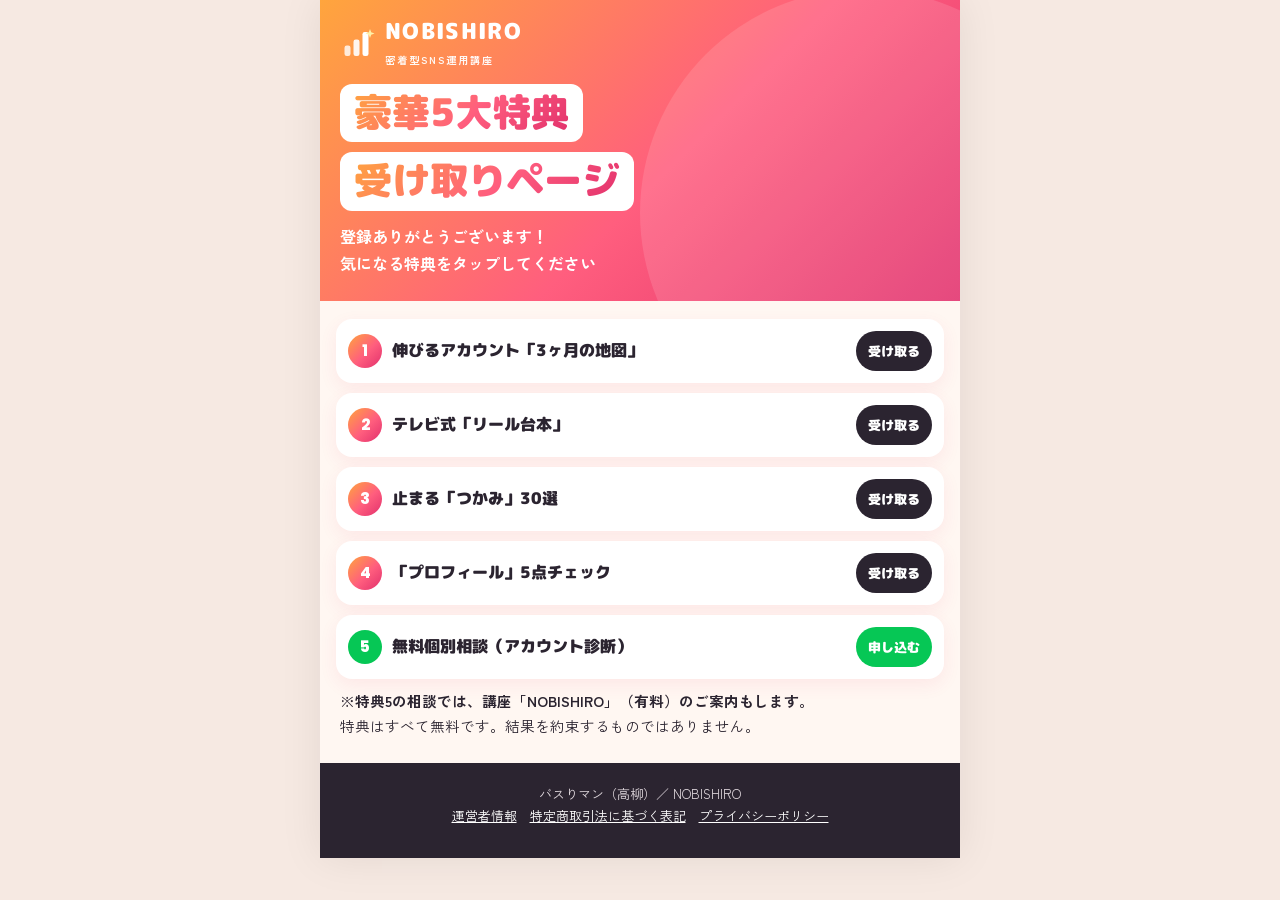
<file: present/index.html>
<!doctype html>
<html lang="ja">
<head>
<meta charset="utf-8">
<meta name="viewport" content="width=device-width,initial-scale=1">
<title>豪華5大特典 受け取りページ｜NOBISHIRO</title>
<meta name="robots" content="noindex">
<link rel="preconnect" href="https://fonts.googleapis.com"><link rel="preconnect" href="https://fonts.gstatic.com" crossorigin>
<link rel="stylesheet" href="https://fonts.googleapis.com/css2?family=M+PLUS+Rounded+1c:wght@700;800;900&family=Zen+Kaku+Gothic+New:wght@400;500;700&family=Poppins:wght@700;800&display=swap">
<link rel="stylesheet" href="style.css">
<style>
.hero .in{padding:18px 20px 24px}
.hero h1{font-size:clamp(28px,8.4vw,38px);line-height:1.35;margin-top:14px}
.hero h1 .ln{display:table;background:#fff;border-radius:12px;padding:2px 14px 5px;margin:0 0 10px;text-shadow:none}
.hero h1 .ln:last-child{margin-bottom:0}
.hero h1 .ln b{font-weight:inherit;background:var(--grad);-webkit-background-clip:text;background-clip:text;color:transparent}
.hero .sub{margin:12px 0 0;font-size:16px;line-height:1.7;font-weight:700}
.list{padding:18px 16px 6px;display:grid;gap:10px}
.g{display:grid;grid-template-columns:auto 1fr auto;align-items:center;gap:10px;background:var(--card);border-radius:16px;padding:12px 12px 12px 12px;box-shadow:0 6px 18px rgba(225,48,108,.08);text-decoration:none;color:var(--ink)}
.g .no{font-family:'Poppins',sans-serif;font-weight:800;font-size:15px;color:#fff;background:var(--grad);width:34px;height:34px;border-radius:50%;display:grid;place-items:center}
.g b{font-family:'M PLUS Rounded 1c',sans-serif;font-weight:900;font-size:15.5px;line-height:1.4}
.g .go{font-family:'M PLUS Rounded 1c',sans-serif;font-weight:900;font-size:13px;background:var(--ink);color:#fff;border-radius:999px;padding:8px 12px;white-space:nowrap}
.g.five .no{background:var(--line)}
.g.five .go{background:var(--line)}
.fine{padding:4px 20px 0;font-size:14.5px;line-height:1.7;margin:0}
.fine b{color:var(--ink)}
</style>
</head>
<body>
<div class="page">
<header class="band hero">
  <div class="in">
    <span class="logo"><svg viewBox="0 0 48 48" aria-hidden="true"><rect x="6" y="26" width="8" height="14" rx="3" fill="#fff" opacity=".8"/><rect x="18" y="18" width="8" height="22" rx="3" fill="#fff" opacity=".9"/><rect x="30" y="8" width="8" height="32" rx="3" fill="#fff"/><path d="M40 4l1.6 4.4L46 10l-4.4 1.6L40 16l-1.6-4.4L34 10l4.4-1.6z" fill="#FFF1A8"/></svg><span><span class="wm">NOBISHIRO</span><span class="tg">密着型SNS運用講座</span></span></span>
    <h1><span class="ln"><b>豪華5大特典</b></span><span class="ln"><b>受け取りページ</b></span></h1>
    <p class="sub">登録ありがとうございます！<br>気になる特典をタップしてください</p>
  </div>
</header>

<nav class="list">
  <a class="g" href="1.html"><span class="no">1</span><b>伸びるアカウント「3ヶ月の地図」</b><span class="go">受け取る</span></a>
  <a class="g" href="2.html"><span class="no">2</span><b>テレビ式「リール台本」</b><span class="go">受け取る</span></a>
  <a class="g" href="3.html"><span class="no">3</span><b>止まる「つかみ」30選</b><span class="go">受け取る</span></a>
  <a class="g" href="4.html"><span class="no">4</span><b>「プロフィール」5点チェック</b><span class="go">受け取る</span></a>
  <a class="g five" href="5.html"><span class="no">5</span><b>無料個別相談（アカウント診断）</b><span class="go">申し込む</span></a>
</nav>

<p class="fine"><b>※特典5の相談では、講座「NOBISHIRO」（有料）のご案内もします。</b><br>特典はすべて無料です。結果を約束するものではありません。</p>

<footer class="mini" style="margin-top:24px">バスりマン（高柳）／ NOBISHIRO<br><a href="../operator.html">運営者情報</a>　<a href="../tokushoho.html">特定商取引法に基づく表記</a>　<a href="../privacy.html">プライバシーポリシー</a></footer>
</div>
</body>
</html>
</file>
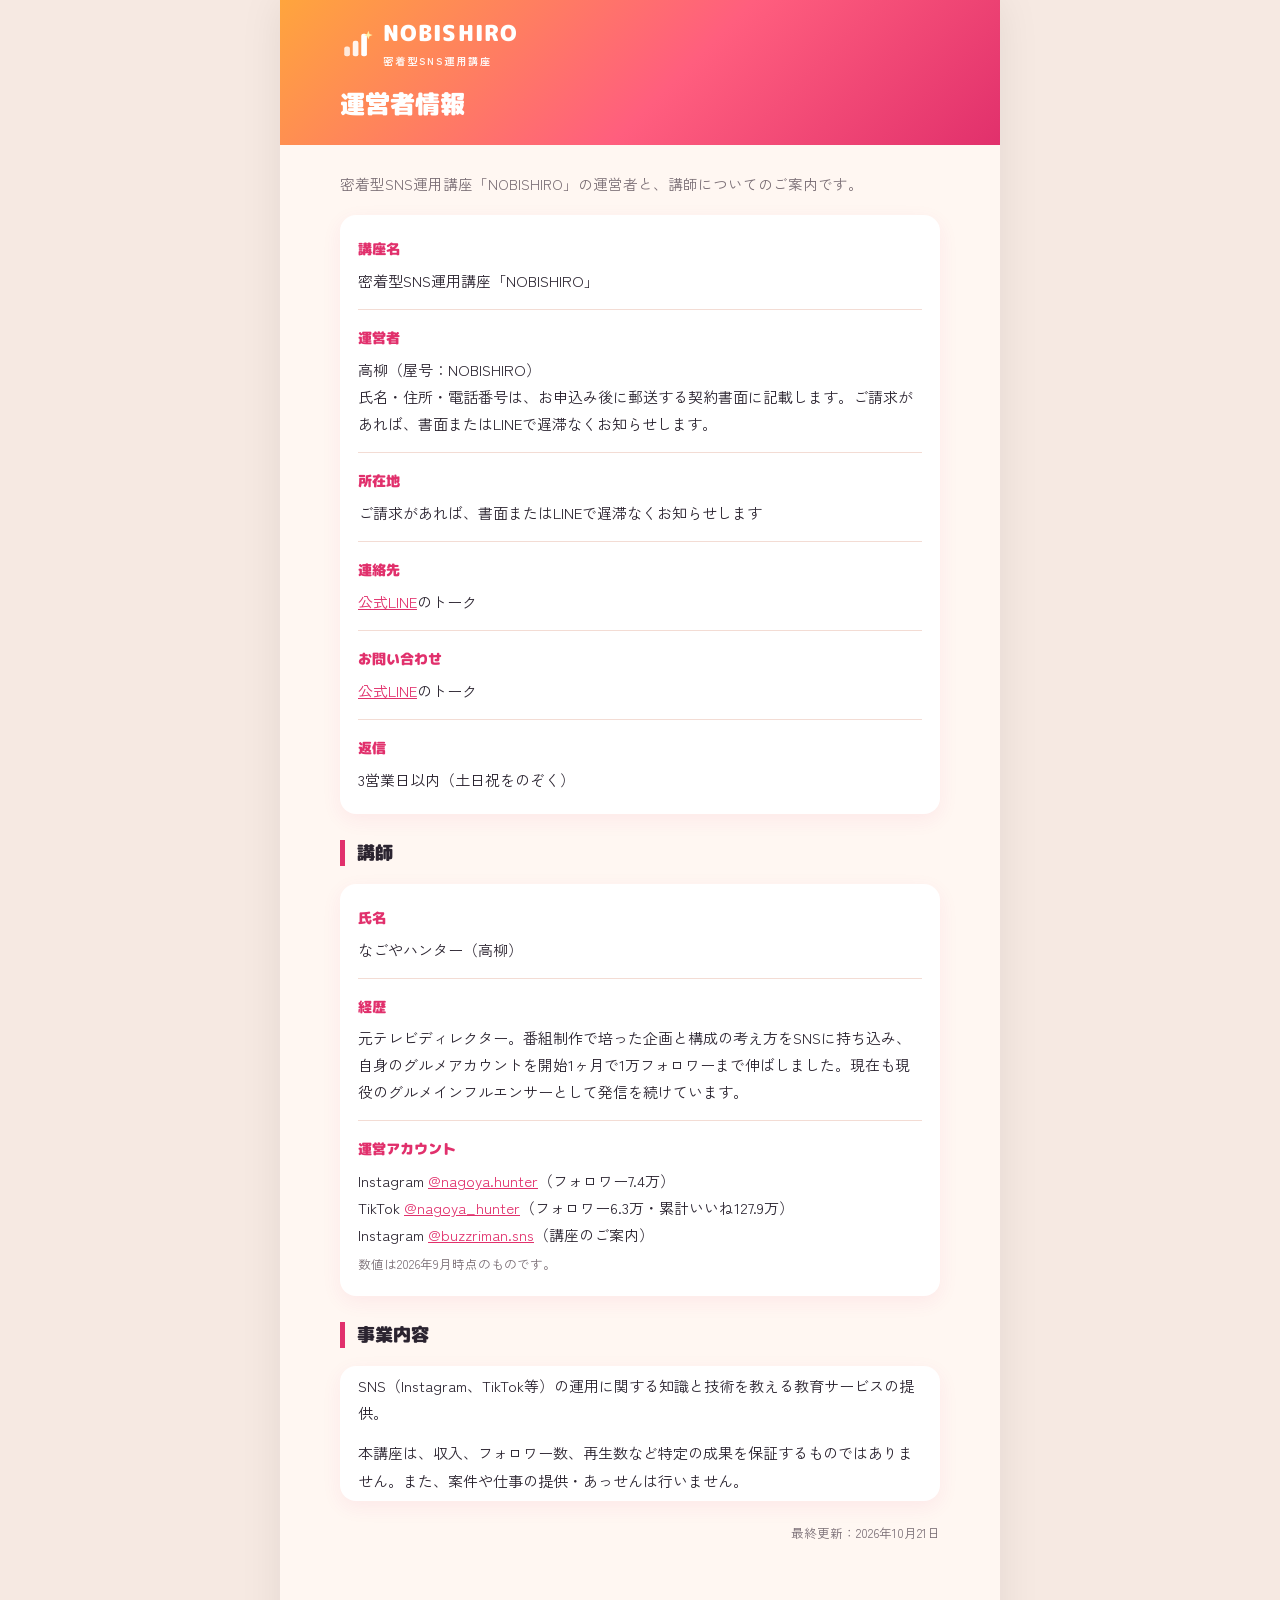
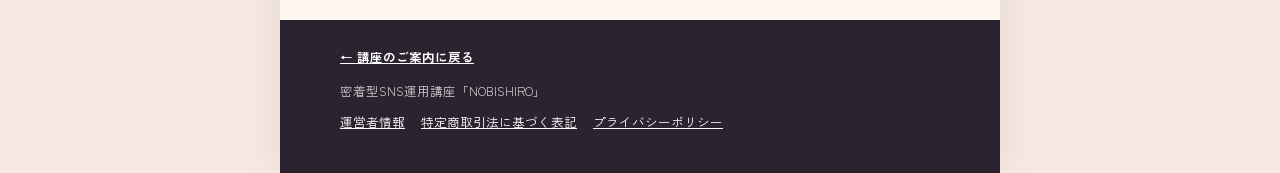
<file: operator.html>
<!doctype html>
<html lang="ja">
<head>
<meta charset="utf-8">
<meta name="viewport" content="width=device-width, initial-scale=1">
<title>運営者情報｜NOBISHIRO 密着型SNS運用講座</title>
<meta name="robots" content="noindex">
<link rel="preconnect" href="https://fonts.googleapis.com">
<link rel="preconnect" href="https://fonts.gstatic.com" crossorigin>
<link rel="stylesheet" href="https://fonts.googleapis.com/css2?family=M+PLUS+Rounded+1c:wght@900&family=Zen+Kaku+Gothic+New:wght@400;500;700&display=swap">
<link rel="stylesheet" href="legal.css">
</head>
<body>
<div class="page">

<header class="top">
  <div class="wrap">
    <a class="logo" href="./" aria-label="NOBISHIRO 密着型SNS運用講座 トップへ">
      <svg viewBox="0 0 48 48" aria-hidden="true"><rect x="6" y="26" width="8" height="14" rx="3" fill="#fff" opacity=".8"/><rect x="18" y="18" width="8" height="22" rx="3" fill="#fff" opacity=".9"/><rect x="30" y="8" width="8" height="32" rx="3" fill="#fff"/><path d="M40 4l1.6 4.4L46 10l-4.4 1.6L40 16l-1.6-4.4L34 10l4.4-1.6z" fill="#FFF1A8"/></svg>
      <span><span class="wm">NOBISHIRO</span><span class="tg">密着型SNS運用講座</span></span>
    </a>
    <h1>運営者情報</h1>
  </div>
</header>

<main>
  <div class="wrap">
    <p class="lead">密着型SNS運用講座「NOBISHIRO」の運営者と、講師についてのご案内です。</p>

    <div class="card">
      <dl class="rows">
        <div>
          <dt>講座名</dt>
          <dd>密着型SNS運用講座「NOBISHIRO」</dd>
        </div>
        <div>
          <dt>運営者</dt>
          <dd>高柳（屋号：NOBISHIRO）<br>氏名・住所・電話番号は、お申込み後に郵送する契約書面に記載します。ご請求があれば、書面またはLINEで遅滞なくお知らせします。</dd>
        </div>
        <div>
          <dt>所在地</dt>
          <dd>ご請求があれば、書面またはLINEで遅滞なくお知らせします</dd>
        </div>
        <div>
          <dt>連絡先</dt>
          <dd><a href="https://lin.ee/Yn91bSU" target="_blank" rel="noopener">公式LINE</a>のトーク</dd>
        </div>
        <div>
          <dt>お問い合わせ</dt>
          <dd><a href="https://lin.ee/Yn91bSU" target="_blank" rel="noopener">公式LINE</a>のトーク</dd>
        </div>
        <div>
          <dt>返信</dt>
          <dd>3営業日以内（土日祝をのぞく）</dd>
        </div>
      </dl>
    </div>

    <h2>講師</h2>
    <div class="card">
      <dl class="rows">
        <div>
          <dt>氏名</dt>
          <dd>なごやハンター（高柳）</dd>
        </div>
        <div>
          <dt>経歴</dt>
          <dd>元テレビディレクター。番組制作で培った企画と構成の考え方をSNSに持ち込み、自身のグルメアカウントを開始1ヶ月で1万フォロワーまで伸ばしました。現在も現役のグルメインフルエンサーとして発信を続けています。</dd>
        </div>
        <div>
          <dt>運営アカウント</dt>
          <dd>
            Instagram <a href="https://www.instagram.com/nagoya.hunter/" target="_blank" rel="noopener">@nagoya.hunter</a>（フォロワー7.4万）<br>
            TikTok <a href="https://www.tiktok.com/@nagoya_hunter" target="_blank" rel="noopener">@nagoya_hunter</a>（フォロワー6.3万・累計いいね127.9万）<br>
            Instagram <a href="https://www.instagram.com/buzzriman.sns/" target="_blank" rel="noopener">@buzzriman.sns</a>（講座のご案内）
            <span class="note">数値は2026年9月時点のものです。</span>
          </dd>
        </div>
      </dl>
    </div>

    <h2>事業内容</h2>
    <div class="card body">
      <p>SNS（Instagram、TikTok等）の運用に関する知識と技術を教える教育サービスの提供。</p>
      <p>本講座は、収入、フォロワー数、再生数など特定の成果を保証するものではありません。また、案件や仕事の提供・あっせんは行いません。</p>
    </div>

    <p class="rev">最終更新：2026年10月21日</p>
  </div>
</main>

<footer>
  <div class="wrap">
    <a class="back" href="./">← 講座のご案内に戻る</a>
    <p>密着型SNS運用講座「NOBISHIRO」</p>
    <div class="links">
      <a href="operator.html">運営者情報</a>
      <a href="tokushoho.html">特定商取引法に基づく表記</a>
      <a href="privacy.html">プライバシーポリシー</a>
    </div>
  </div>
</footer>

</div>
</body>
</html>
</file>
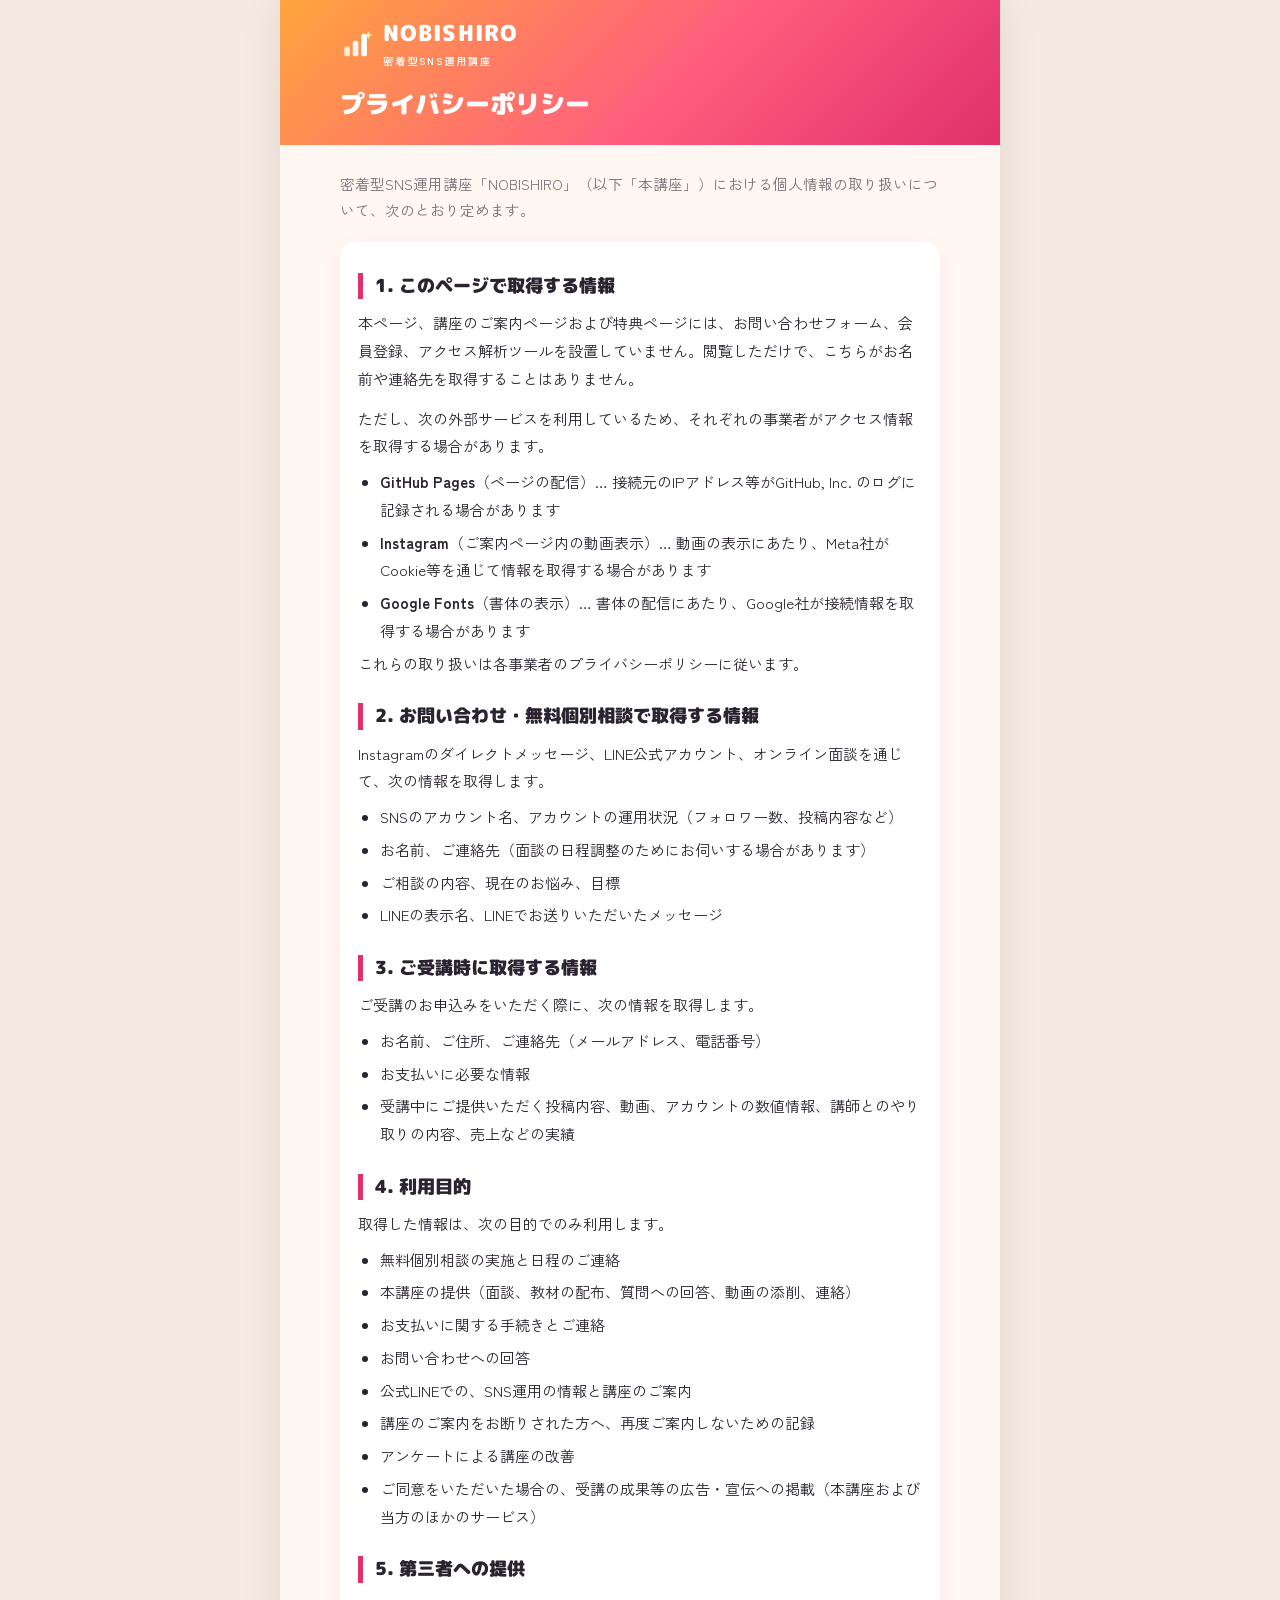
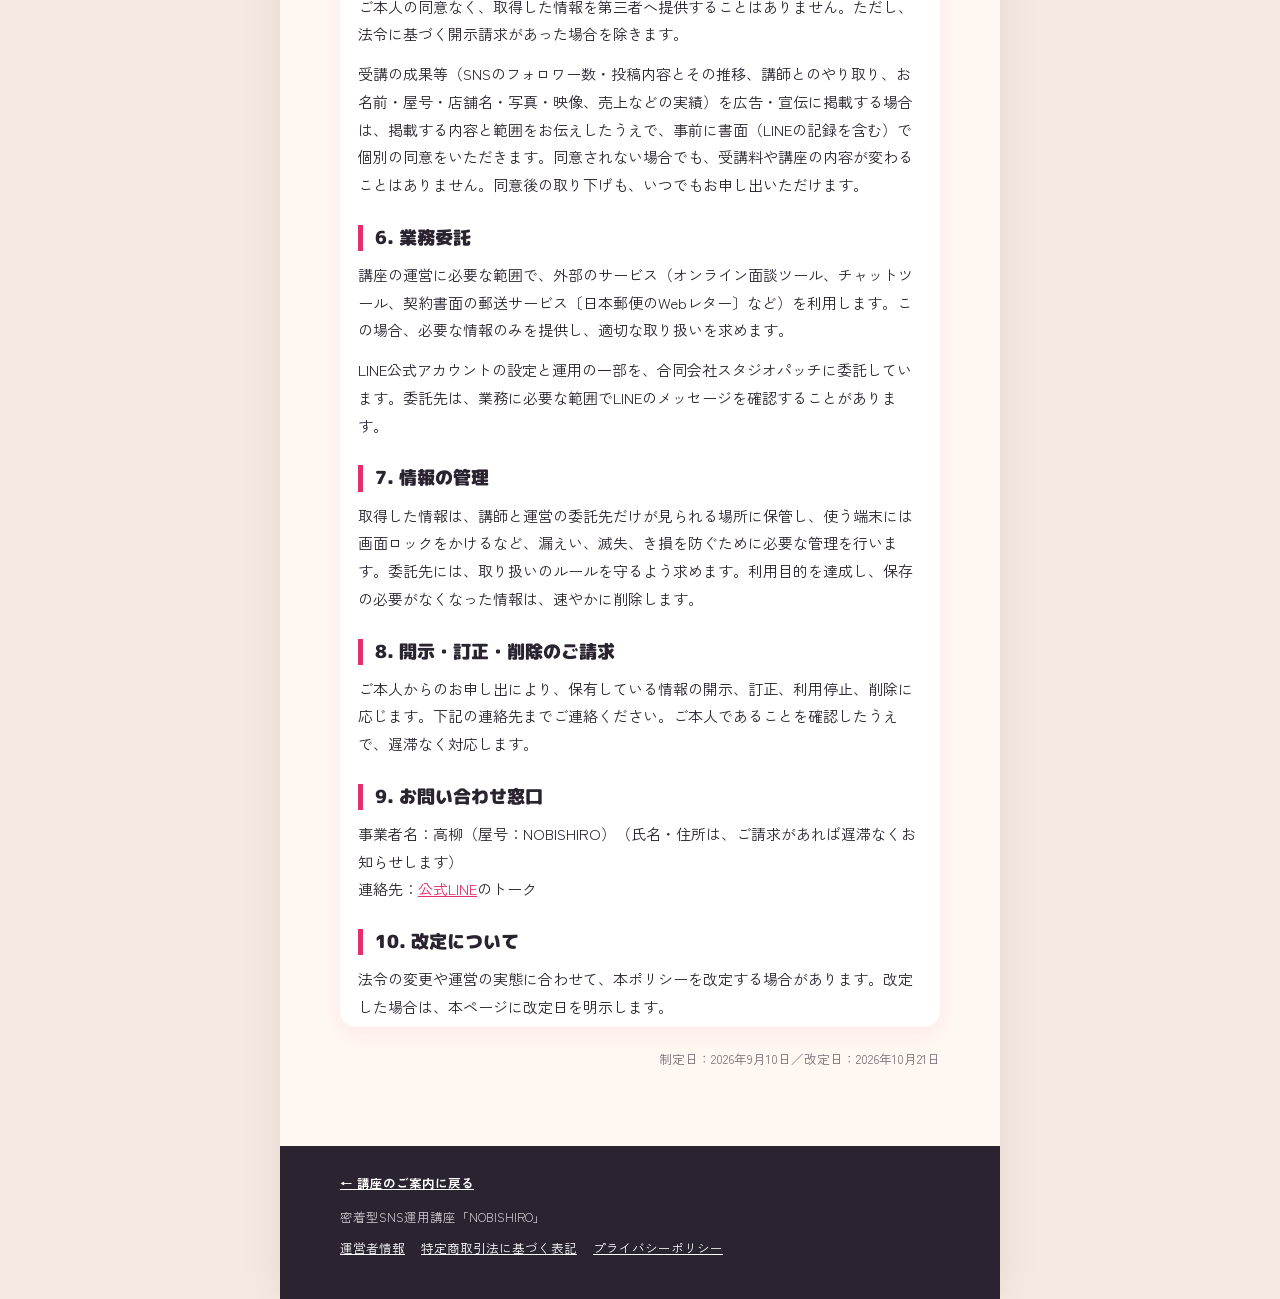
<file: privacy.html>
<!doctype html>
<html lang="ja">
<head>
<meta charset="utf-8">
<meta name="viewport" content="width=device-width, initial-scale=1">
<title>プライバシーポリシー｜NOBISHIRO 密着型SNS運用講座</title>
<meta name="robots" content="noindex">
<link rel="preconnect" href="https://fonts.googleapis.com">
<link rel="preconnect" href="https://fonts.gstatic.com" crossorigin>
<link rel="stylesheet" href="https://fonts.googleapis.com/css2?family=M+PLUS+Rounded+1c:wght@900&family=Zen+Kaku+Gothic+New:wght@400;500;700&display=swap">
<link rel="stylesheet" href="legal.css">
</head>
<body>
<div class="page">

<header class="top">
  <div class="wrap">
    <a class="logo" href="./" aria-label="NOBISHIRO 密着型SNS運用講座 トップへ">
      <svg viewBox="0 0 48 48" aria-hidden="true"><rect x="6" y="26" width="8" height="14" rx="3" fill="#fff" opacity=".8"/><rect x="18" y="18" width="8" height="22" rx="3" fill="#fff" opacity=".9"/><rect x="30" y="8" width="8" height="32" rx="3" fill="#fff"/><path d="M40 4l1.6 4.4L46 10l-4.4 1.6L40 16l-1.6-4.4L34 10l4.4-1.6z" fill="#FFF1A8"/></svg>
      <span><span class="wm">NOBISHIRO</span><span class="tg">密着型SNS運用講座</span></span>
    </a>
    <h1>プライバシーポリシー</h1>
  </div>
</header>

<main>
  <div class="wrap">
    <p class="lead">密着型SNS運用講座「NOBISHIRO」（以下「本講座」）における個人情報の取り扱いについて、次のとおり定めます。</p>

    <div class="card body">
      <h2>1. このページで取得する情報</h2>
      <p>本ページ、講座のご案内ページおよび特典ページには、お問い合わせフォーム、会員登録、アクセス解析ツールを設置していません。閲覧しただけで、こちらがお名前や連絡先を取得することはありません。</p>
      <p>ただし、次の外部サービスを利用しているため、それぞれの事業者がアクセス情報を取得する場合があります。</p>
      <ul>
        <li><b>GitHub Pages</b>（ページの配信）… 接続元のIPアドレス等がGitHub, Inc. のログに記録される場合があります</li>
        <li><b>Instagram</b>（ご案内ページ内の動画表示）… 動画の表示にあたり、Meta社がCookie等を通じて情報を取得する場合があります</li>
        <li><b>Google Fonts</b>（書体の表示）… 書体の配信にあたり、Google社が接続情報を取得する場合があります</li>
      </ul>
      <p>これらの取り扱いは各事業者のプライバシーポリシーに従います。</p>

      <h2>2. お問い合わせ・無料個別相談で取得する情報</h2>
      <p>Instagramのダイレクトメッセージ、LINE公式アカウント、オンライン面談を通じて、次の情報を取得します。</p>
      <ul>
        <li>SNSのアカウント名、アカウントの運用状況（フォロワー数、投稿内容など）</li>
        <li>お名前、ご連絡先（面談の日程調整のためにお伺いする場合があります）</li>
        <li>ご相談の内容、現在のお悩み、目標</li>
        <li>LINEの表示名、LINEでお送りいただいたメッセージ</li>
      </ul>

      <h2>3. ご受講時に取得する情報</h2>
      <p>ご受講のお申込みをいただく際に、次の情報を取得します。</p>
      <ul>
        <li>お名前、ご住所、ご連絡先（メールアドレス、電話番号）</li>
        <li>お支払いに必要な情報</li>
        <li>受講中にご提供いただく投稿内容、動画、アカウントの数値情報、講師とのやり取りの内容、売上などの実績</li>
      </ul>

      <h2>4. 利用目的</h2>
      <p>取得した情報は、次の目的でのみ利用します。</p>
      <ul>
        <li>無料個別相談の実施と日程のご連絡</li>
        <li>本講座の提供（面談、教材の配布、質問への回答、動画の添削、連絡）</li>
        <li>お支払いに関する手続きとご連絡</li>
        <li>お問い合わせへの回答</li>
          <li>公式LINEでの、SNS運用の情報と講座のご案内</li>
          <li>講座のご案内をお断りされた方へ、再度ご案内しないための記録</li>
          <li>アンケートによる講座の改善</li>
        <li>ご同意をいただいた場合の、受講の成果等の広告・宣伝への掲載（本講座および当方のほかのサービス）</li>
      </ul>

      <h2>5. 第三者への提供</h2>
      <p>ご本人の同意なく、取得した情報を第三者へ提供することはありません。ただし、法令に基づく開示請求があった場合を除きます。</p>
      <p>受講の成果等（SNSのフォロワー数・投稿内容とその推移、講師とのやり取り、お名前・屋号・店舗名・写真・映像、売上などの実績）を広告・宣伝に掲載する場合は、掲載する内容と範囲をお伝えしたうえで、事前に書面（LINEの記録を含む）で個別の同意をいただきます。同意されない場合でも、受講料や講座の内容が変わることはありません。同意後の取り下げも、いつでもお申し出いただけます。</p>

      <h2>6. 業務委託</h2>
      <p>講座の運営に必要な範囲で、外部のサービス（オンライン面談ツール、チャットツール、契約書面の郵送サービス〔日本郵便のWebレター〕など）を利用します。この場合、必要な情報のみを提供し、適切な取り扱いを求めます。</p>
      <p>LINE公式アカウントの設定と運用の一部を、合同会社スタジオパッチに委託しています。委託先は、業務に必要な範囲でLINEのメッセージを確認することがあります。</p>

      <h2>7. 情報の管理</h2>
      <p>取得した情報は、講師と運営の委託先だけが見られる場所に保管し、使う端末には画面ロックをかけるなど、漏えい、滅失、き損を防ぐために必要な管理を行います。委託先には、取り扱いのルールを守るよう求めます。利用目的を達成し、保存の必要がなくなった情報は、速やかに削除します。</p>

      <h2>8. 開示・訂正・削除のご請求</h2>
      <p>ご本人からのお申し出により、保有している情報の開示、訂正、利用停止、削除に応じます。下記の連絡先までご連絡ください。ご本人であることを確認したうえで、遅滞なく対応します。</p>

      <h2>9. お問い合わせ窓口</h2>
      <p>事業者名：高柳（屋号：NOBISHIRO）（氏名・住所は、ご請求があれば遅滞なくお知らせします）<br>
      連絡先：<a href="https://lin.ee/Yn91bSU" target="_blank" rel="noopener">公式LINE</a>のトーク</p>

      <h2>10. 改定について</h2>
      <p>法令の変更や運営の実態に合わせて、本ポリシーを改定する場合があります。改定した場合は、本ページに改定日を明示します。</p>
    </div>

    <p class="rev">制定日：2026年9月10日／改定日：2026年10月21日</p>
  </div>
</main>

<footer>
  <div class="wrap">
    <a class="back" href="./">← 講座のご案内に戻る</a>
    <p>密着型SNS運用講座「NOBISHIRO」</p>
    <div class="links">
      <a href="operator.html">運営者情報</a>
      <a href="tokushoho.html">特定商取引法に基づく表記</a>
      <a href="privacy.html">プライバシーポリシー</a>
    </div>
  </div>
</footer>

</div>
</body>
</html>
</file>
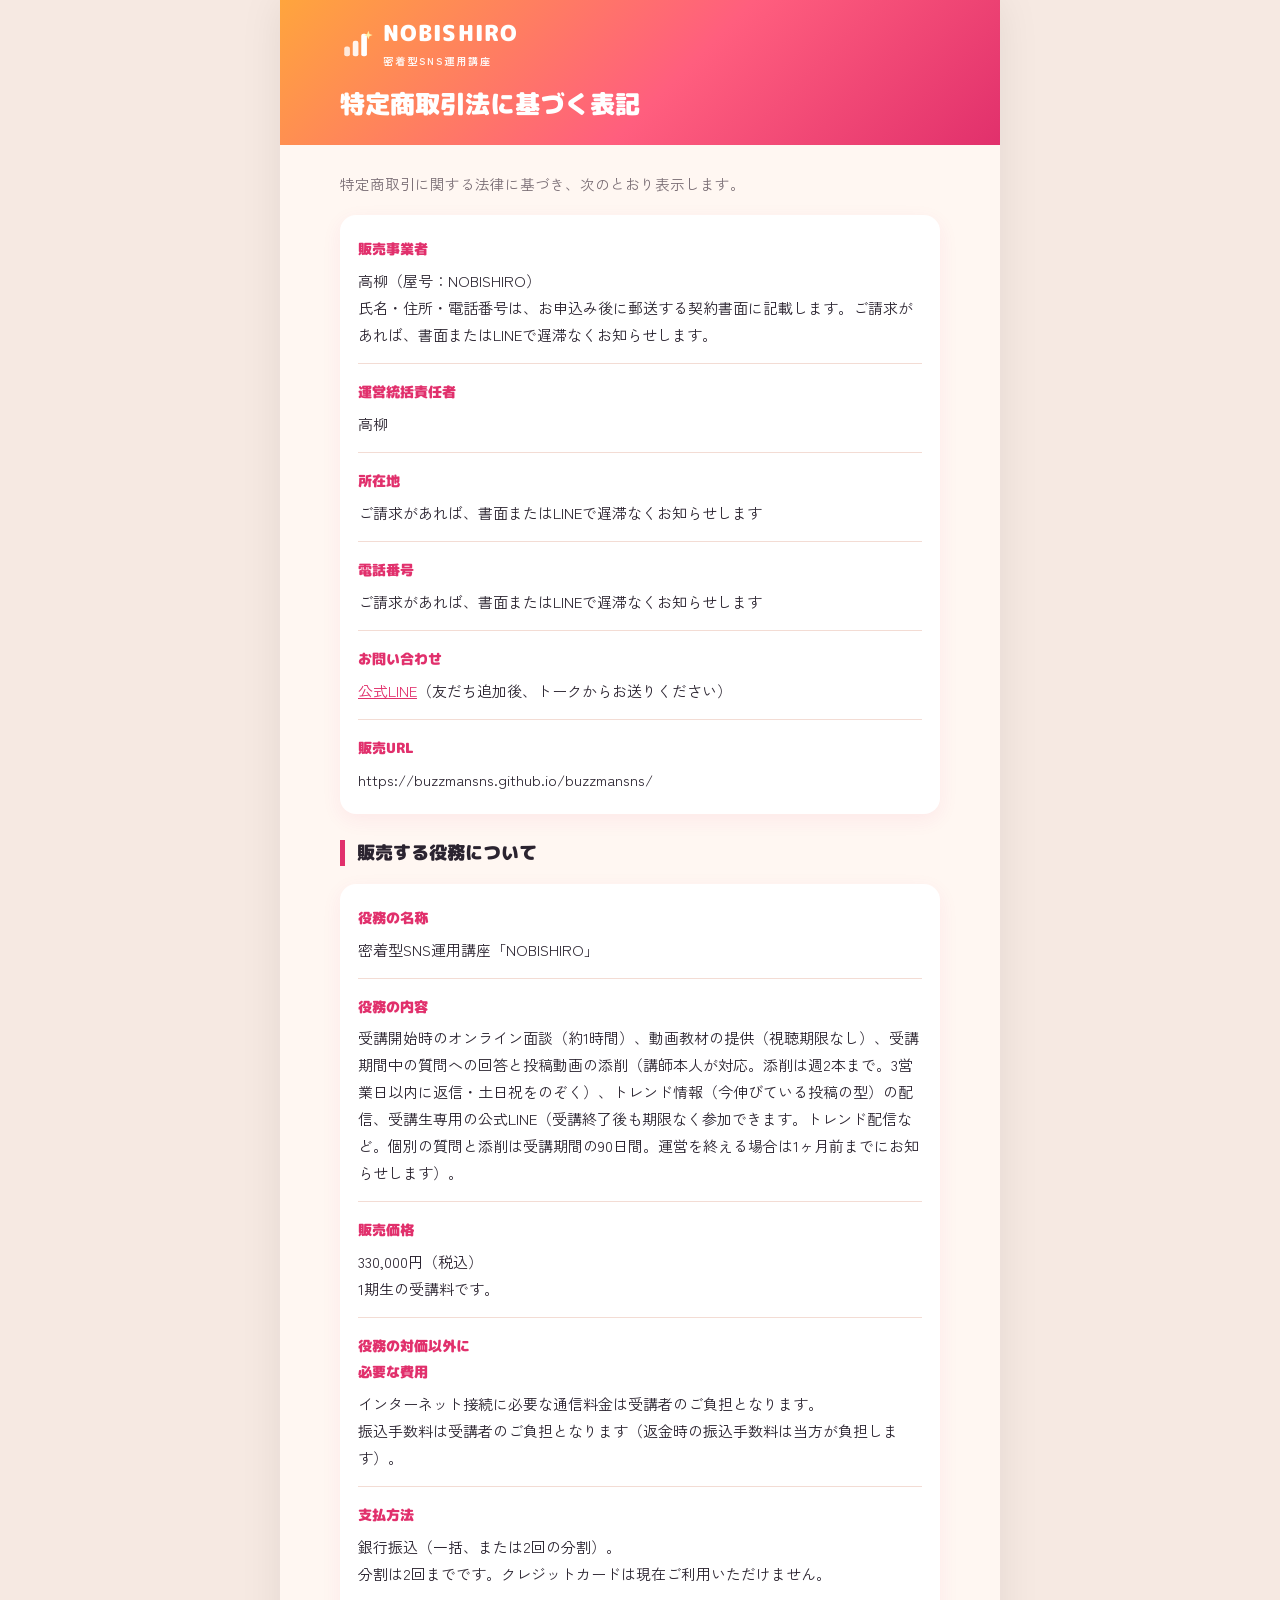
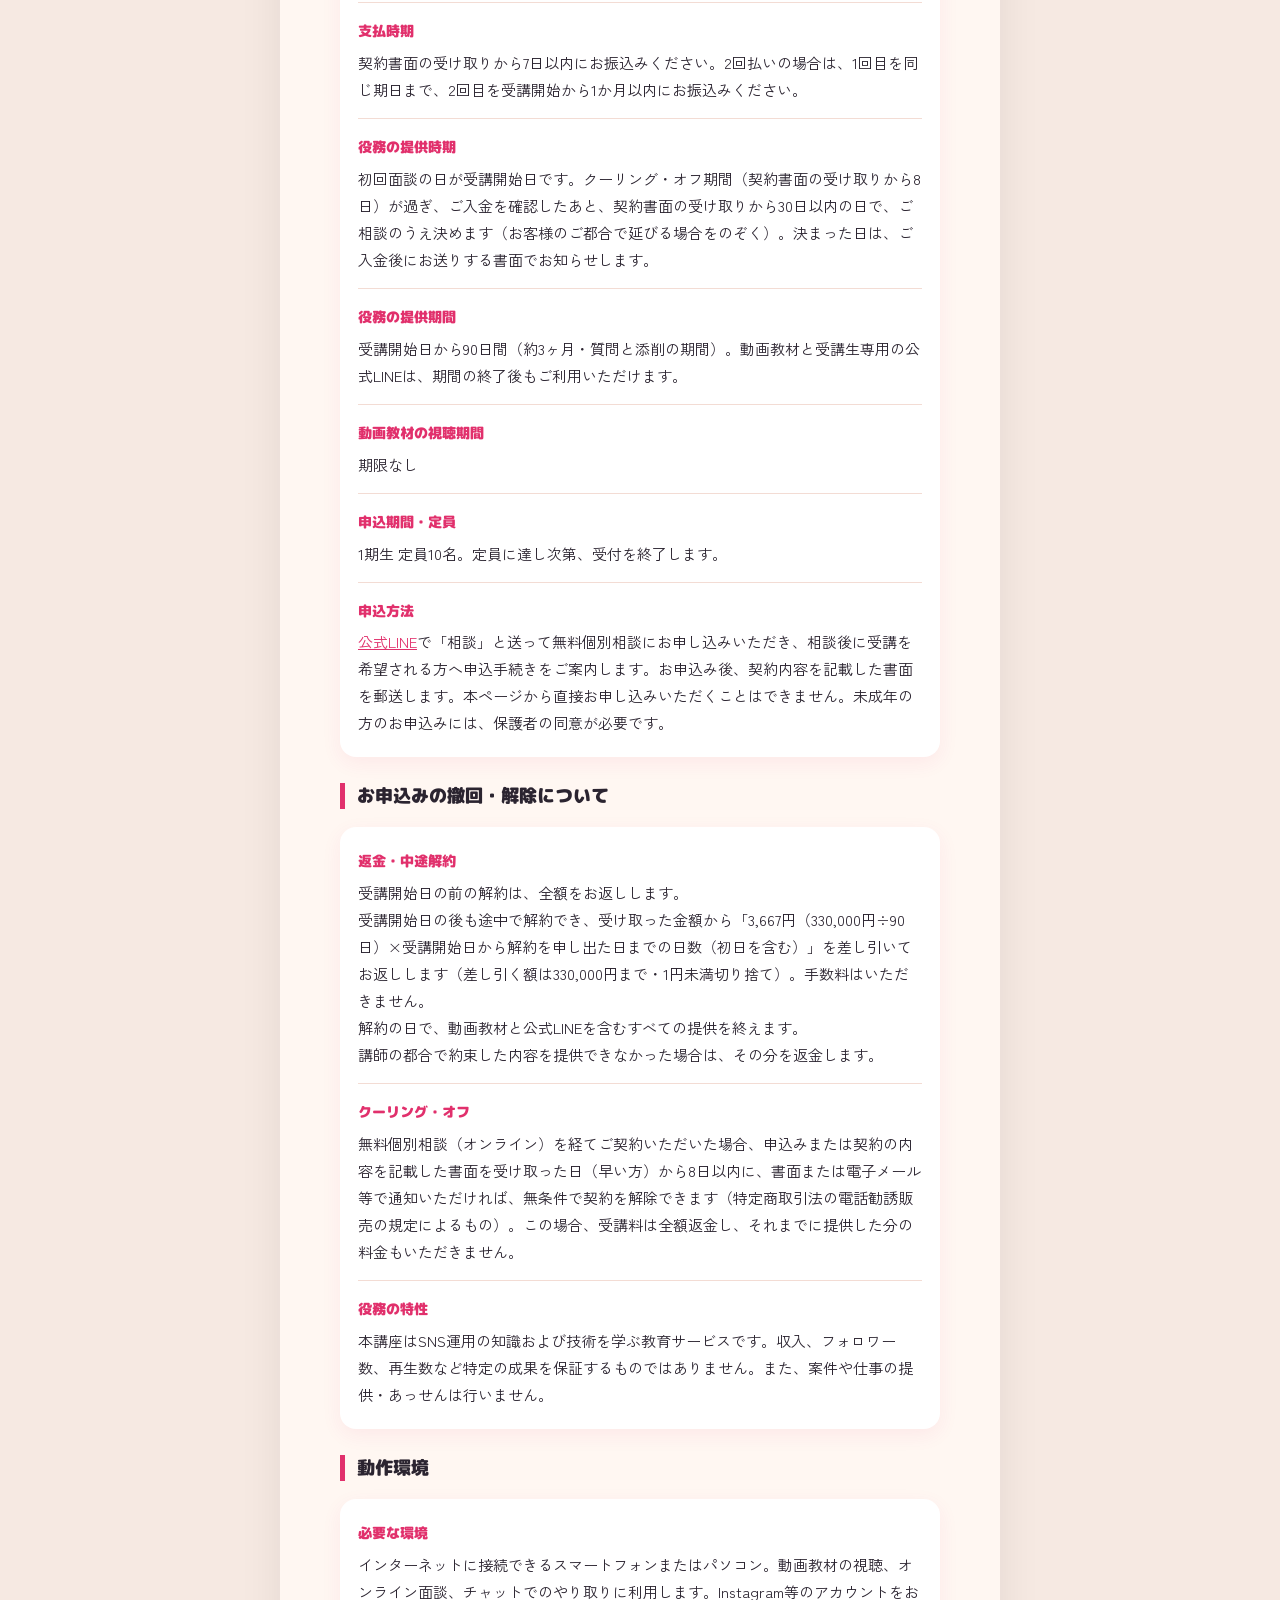
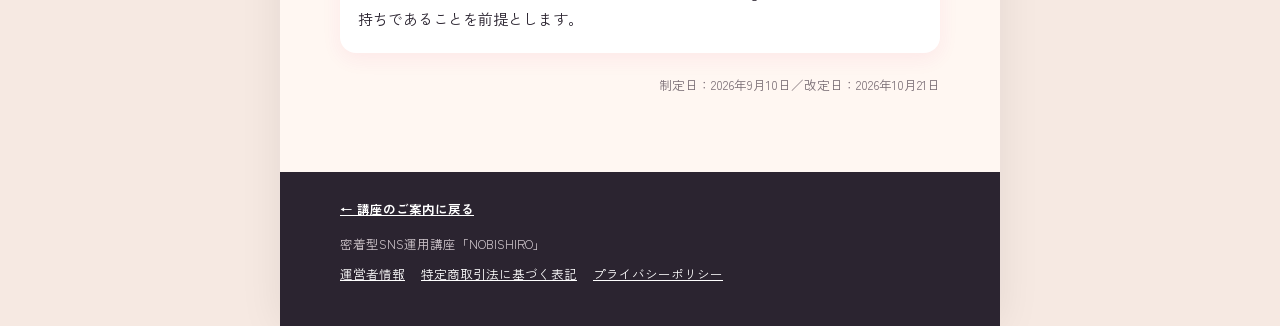
<file: tokushoho.html>
<!doctype html>
<html lang="ja">
<head>
<meta charset="utf-8">
<meta name="viewport" content="width=device-width, initial-scale=1">
<title>特定商取引法に基づく表記｜NOBISHIRO 密着型SNS運用講座</title>
<meta name="robots" content="noindex">
<link rel="preconnect" href="https://fonts.googleapis.com">
<link rel="preconnect" href="https://fonts.gstatic.com" crossorigin>
<link rel="stylesheet" href="https://fonts.googleapis.com/css2?family=M+PLUS+Rounded+1c:wght@900&family=Zen+Kaku+Gothic+New:wght@400;500;700&display=swap">
<link rel="stylesheet" href="legal.css">
</head>
<body>
<div class="page">

<header class="top">
  <div class="wrap">
    <a class="logo" href="./" aria-label="NOBISHIRO 密着型SNS運用講座 トップへ">
      <svg viewBox="0 0 48 48" aria-hidden="true"><rect x="6" y="26" width="8" height="14" rx="3" fill="#fff" opacity=".8"/><rect x="18" y="18" width="8" height="22" rx="3" fill="#fff" opacity=".9"/><rect x="30" y="8" width="8" height="32" rx="3" fill="#fff"/><path d="M40 4l1.6 4.4L46 10l-4.4 1.6L40 16l-1.6-4.4L34 10l4.4-1.6z" fill="#FFF1A8"/></svg>
      <span><span class="wm">NOBISHIRO</span><span class="tg">密着型SNS運用講座</span></span>
    </a>
    <h1>特定商取引法に基づく表記</h1>
  </div>
</header>

<main>
  <div class="wrap">
    <p class="lead">特定商取引に関する法律に基づき、次のとおり表示します。</p>

    <div class="card">
      <dl class="rows">
        <div>
          <dt>販売事業者</dt>
          <dd>高柳（屋号：NOBISHIRO）<br>氏名・住所・電話番号は、お申込み後に郵送する契約書面に記載します。ご請求があれば、書面またはLINEで遅滞なくお知らせします。</dd>
        </div>
        <div>
          <dt>運営統括責任者</dt>
          <dd>高柳</dd>
        </div>
        <div>
          <dt>所在地</dt>
          <dd>ご請求があれば、書面またはLINEで遅滞なくお知らせします</dd>
        </div>
        <div>
          <dt>電話番号</dt>
          <dd>ご請求があれば、書面またはLINEで遅滞なくお知らせします</dd>
        </div>
        <div>
          <dt>お問い合わせ</dt>
          <dd><a href="https://lin.ee/Yn91bSU" target="_blank" rel="noopener">公式LINE</a>（友だち追加後、トークからお送りください）</dd>
        </div>
        <div>
          <dt>販売URL</dt>
          <dd>https://buzzmansns.github.io/buzzmansns/</dd>
        </div>
      </dl>
    </div>

    <h2>販売する役務について</h2>
    <div class="card">
      <dl class="rows">
        <div>
          <dt>役務の名称</dt>
          <dd>密着型SNS運用講座「NOBISHIRO」</dd>
        </div>
        <div>
          <dt>役務の内容</dt>
          <dd>受講開始時のオンライン面談（約1時間）、動画教材の提供（視聴期限なし）、受講期間中の質問への回答と投稿動画の添削（講師本人が対応。添削は週2本まで。3営業日以内に返信・土日祝をのぞく）、トレンド情報（今伸びている投稿の型）の配信、受講生専用の公式LINE（受講終了後も期限なく参加できます。トレンド配信など。個別の質問と添削は受講期間の90日間。運営を終える場合は1ヶ月前までにお知らせします）。</dd>
        </div>
        <div>
          <dt>販売価格</dt>
          <dd>330,000円（税込）<br>1期生の受講料です。</dd>
        </div>
        <div>
          <dt>役務の対価以外に<br>必要な費用</dt>
          <dd>インターネット接続に必要な通信料金は受講者のご負担となります。<br>振込手数料は受講者のご負担となります（返金時の振込手数料は当方が負担します）。</dd>
        </div>
        <div>
          <dt>支払方法</dt>
          <dd>銀行振込（一括、または2回の分割）。<br>分割は2回までです。クレジットカードは現在ご利用いただけません。</dd>
        </div>
        <div>
          <dt>支払時期</dt>
          <dd>契約書面の受け取りから7日以内にお振込みください。2回払いの場合は、1回目を同じ期日まで、2回目を受講開始から1か月以内にお振込みください。</dd>
        </div>
        <div>
          <dt>役務の提供時期</dt>
          <dd>初回面談の日が受講開始日です。クーリング・オフ期間（契約書面の受け取りから8日）が過ぎ、ご入金を確認したあと、契約書面の受け取りから30日以内の日で、ご相談のうえ決めます（お客様のご都合で延びる場合をのぞく）。決まった日は、ご入金後にお送りする書面でお知らせします。</dd>
        </div>
        <div>
          <dt>役務の提供期間</dt>
          <dd>受講開始日から90日間（約3ヶ月・質問と添削の期間）。動画教材と受講生専用の公式LINEは、期間の終了後もご利用いただけます。</dd>
        </div>
        <div>
          <dt>動画教材の視聴期間</dt>
          <dd>期限なし</dd>
        </div>
        <div>
          <dt>申込期間・定員</dt>
          <dd>1期生 定員10名。定員に達し次第、受付を終了します。</dd>
        </div>
        <div>
          <dt>申込方法</dt>
          <dd><a href="https://lin.ee/Yn91bSU" target="_blank" rel="noopener">公式LINE</a>で「相談」と送って無料個別相談にお申し込みいただき、相談後に受講を希望される方へ申込手続きをご案内します。お申込み後、契約内容を記載した書面を郵送します。本ページから直接お申し込みいただくことはできません。未成年の方のお申込みには、保護者の同意が必要です。</dd>
        </div>
      </dl>
    </div>

    <h2>お申込みの撤回・解除について</h2>
    <div class="card">
      <dl class="rows">
        <div>
          <dt>返金・中途解約</dt>
          <dd>受講開始日の前の解約は、全額をお返しします。<br>受講開始日の後も途中で解約でき、受け取った金額から「3,667円（330,000円÷90日）×受講開始日から解約を申し出た日までの日数（初日を含む）」を差し引いてお返しします（差し引く額は330,000円まで・1円未満切り捨て）。手数料はいただきません。<br>解約の日で、動画教材と公式LINEを含むすべての提供を終えます。<br>講師の都合で約束した内容を提供できなかった場合は、その分を返金します。</dd>
        </div>
        <div>
          <dt>クーリング・オフ</dt>
          <dd>無料個別相談（オンライン）を経てご契約いただいた場合、申込みまたは契約の内容を記載した書面を受け取った日（早い方）から8日以内に、書面または電子メール等で通知いただければ、無条件で契約を解除できます（特定商取引法の電話勧誘販売の規定によるもの）。この場合、受講料は全額返金し、それまでに提供した分の料金もいただきません。</dd>
        </div>
        <div>
          <dt>役務の特性</dt>
          <dd>本講座はSNS運用の知識および技術を学ぶ教育サービスです。収入、フォロワー数、再生数など特定の成果を保証するものではありません。また、案件や仕事の提供・あっせんは行いません。</dd>
        </div>
      </dl>
    </div>

    <h2>動作環境</h2>
    <div class="card">
      <dl class="rows">
        <div>
          <dt>必要な環境</dt>
          <dd>インターネットに接続できるスマートフォンまたはパソコン。動画教材の視聴、オンライン面談、チャットでのやり取りに利用します。Instagram等のアカウントをお持ちであることを前提とします。</dd>
        </div>
      </dl>
    </div>

    <p class="rev">制定日：2026年9月10日／改定日：2026年10月21日</p>
  </div>
</main>

<footer>
  <div class="wrap">
    <a class="back" href="./">← 講座のご案内に戻る</a>
    <p>密着型SNS運用講座「NOBISHIRO」</p>
    <div class="links">
      <a href="operator.html">運営者情報</a>
      <a href="tokushoho.html">特定商取引法に基づく表記</a>
      <a href="privacy.html">プライバシーポリシー</a>
    </div>
  </div>
</footer>

</div>
</body>
</html>
</file>
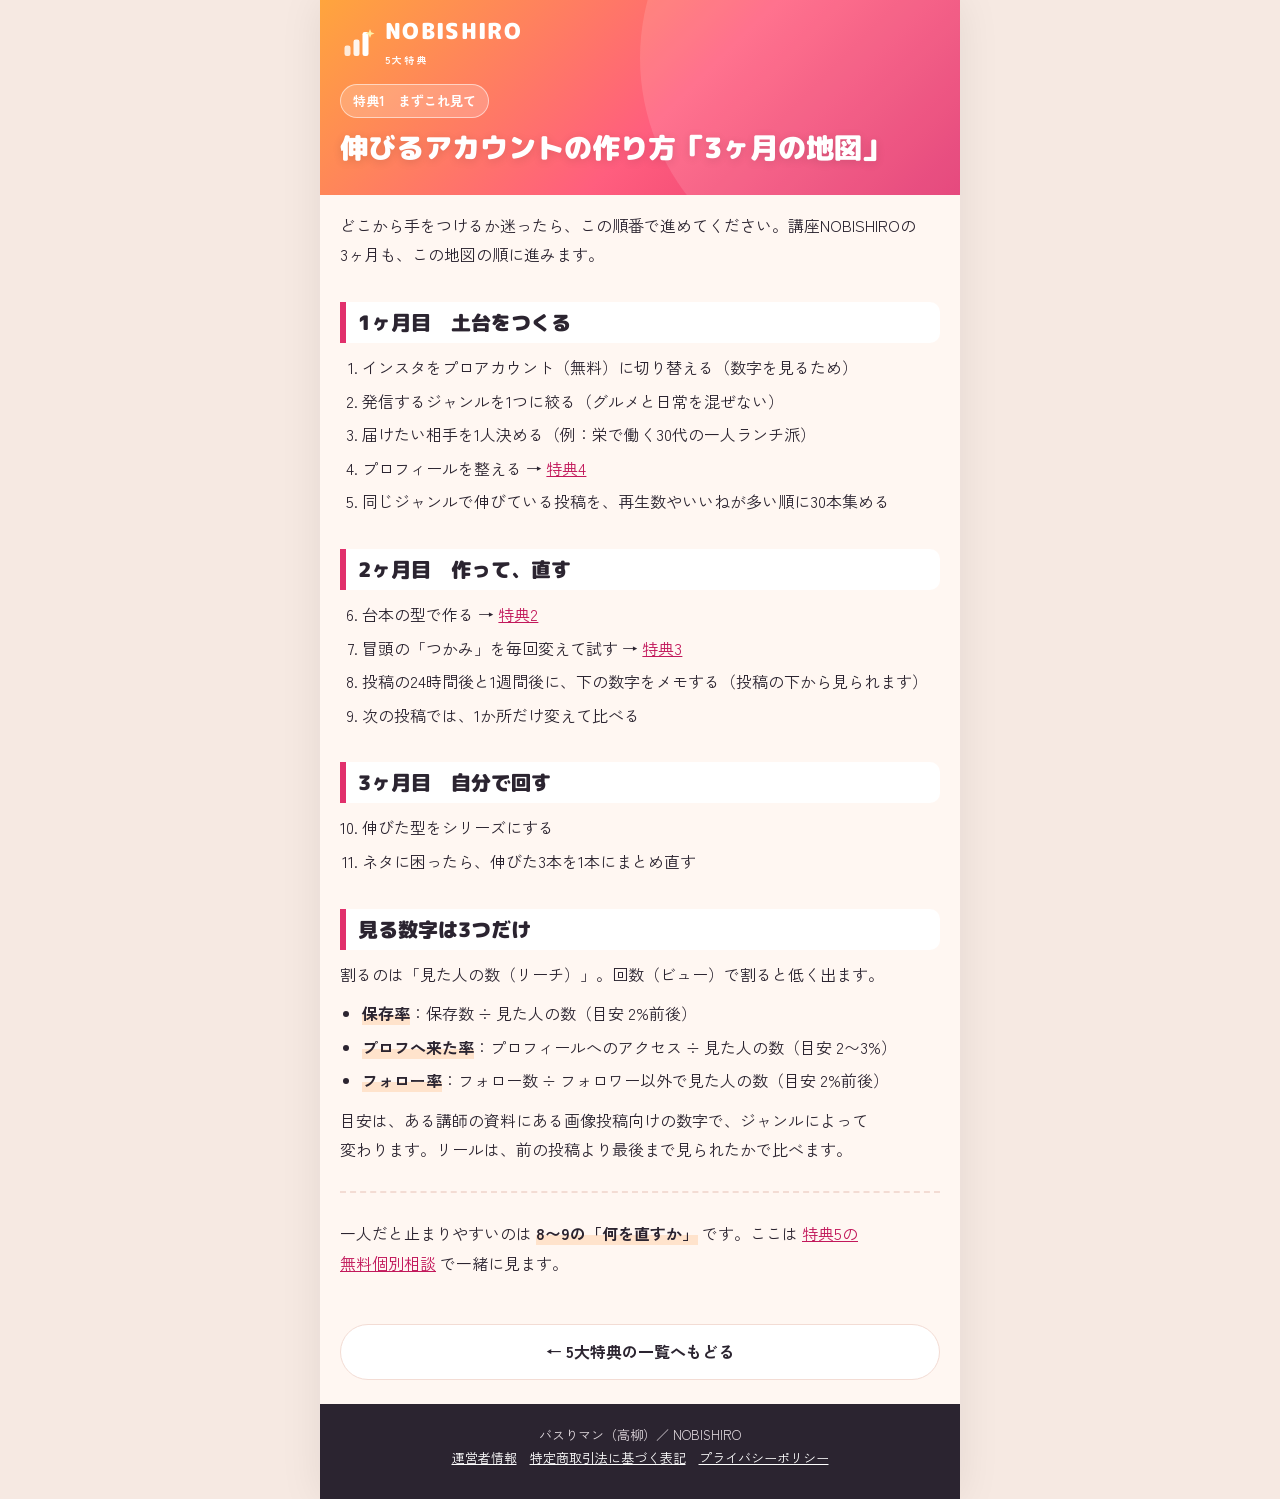
<file: present/1.html>
<!doctype html>
<html lang="ja">
<head>
<meta charset="utf-8">
<meta name="viewport" content="width=device-width,initial-scale=1">
<title>伸びるアカウントの作り方「3ヶ月の地図」｜NOBISHIRO 5大特典</title>
<meta name="robots" content="noindex">
<link rel="preconnect" href="https://fonts.googleapis.com"><link rel="preconnect" href="https://fonts.gstatic.com" crossorigin>
<link rel="stylesheet" href="https://fonts.googleapis.com/css2?family=M+PLUS+Rounded+1c:wght@700;800;900&family=Zen+Kaku+Gothic+New:wght@400;500;700&family=Poppins:wght@700;800&display=swap">
<link rel="stylesheet" href="style.css">
</head>
<body>
<div class="page">
<header class="band">
  <div class="in">
    <a class="logo" href="index.html" aria-label="5大特典の一覧へ"><svg viewBox="0 0 48 48" aria-hidden="true"><rect x="6" y="26" width="8" height="14" rx="3" fill="#fff" opacity=".8"/><rect x="18" y="18" width="8" height="22" rx="3" fill="#fff" opacity=".9"/><rect x="30" y="8" width="8" height="32" rx="3" fill="#fff"/><path d="M40 4l1.6 4.4L46 10l-4.4 1.6L40 16l-1.6-4.4L34 10l4.4-1.6z" fill="#FFF1A8"/></svg><span><span class="wm">NOBISHIRO</span><span class="tg">5大特典</span></span></a><br>
    <span class="chip">特典1　まずこれ見て</span>
    <h1>伸びるアカウントの作り方「3ヶ月の地図」</h1>
  </div>
</header>
<main class="article">
<p>どこから手をつけるか迷ったら、この順番で進めてください。講座NOBISHIROの3ヶ月も、この地図の順に進みます。</p>
<h2>1ヶ月目　土台をつくる</h2>
<ol>
<li>インスタをプロアカウント（無料）に切り替える（数字を見るため）</li>
<li>発信するジャンルを1つに絞る（グルメと日常を混ぜない）</li>
<li>届けたい相手を1人決める（例：栄で働く30代の一人ランチ派）</li>
<li>プロフィールを整える → <a href="4.html">特典4</a></li>
<li>同じジャンルで伸びている投稿を、再生数やいいねが多い順に30本集める</li>
</ol>
<h2>2ヶ月目　作って、直す</h2>
<ol start="6">
<li>台本の型で作る → <a href="2.html">特典2</a></li>
<li>冒頭の「つかみ」を毎回変えて試す → <a href="3.html">特典3</a></li>
<li>投稿の24時間後と1週間後に、下の数字をメモする（投稿の下から見られます）</li>
<li>次の投稿では、1か所だけ変えて比べる</li>
</ol>
<h2>3ヶ月目　自分で回す</h2>
<ol start="10">
<li>伸びた型をシリーズにする</li>
<li>ネタに困ったら、伸びた3本を1本にまとめ直す</li>
</ol>
<h2>見る数字は3つだけ</h2>
<p>割るのは「見た人の数（リーチ）」。回数（ビュー）で割ると低く出ます。</p>
<ul>
<li><strong>保存率</strong>：保存数 ÷ 見た人の数（目安 2%前後）</li>
<li><strong>プロフへ来た率</strong>：プロフィールへのアクセス ÷ 見た人の数（目安 2〜3%）</li>
<li><strong>フォロー率</strong>：フォロー数 ÷ フォロワー以外で見た人の数（目安 2%前後）</li>
</ul>
<p>目安は、ある講師の資料にある画像投稿向けの数字で、ジャンルによって変わります。リールは、前の投稿より最後まで見られたかで比べます。</p>
<hr>
<p>一人だと止まりやすいのは <strong>8〜9の「何を直すか」</strong> です。ここは <a href="5.html">特典5の無料個別相談</a> で一緒に見ます。</p>
</main>
<nav class="back"><a href="index.html">← 5大特典の一覧へもどる</a></nav>
<footer class="mini">バスりマン（高柳）／ NOBISHIRO<br><a href="../operator.html">運営者情報</a>　<a href="../tokushoho.html">特定商取引法に基づく表記</a>　<a href="../privacy.html">プライバシーポリシー</a></footer>
</div>
<script>
document.querySelectorAll('.copybox .copy').forEach(function(b){
  b.addEventListener('click',function(){
    var pre=b.parentNode.querySelector('pre'),t=pre.textContent;
    var ok=function(){b.textContent='コピーしました';setTimeout(function(){b.textContent='コピー'},1800)};
    var ng=function(){var r=document.createRange();r.selectNodeContents(pre);var s=getSelection();s.removeAllRanges();s.addRange(r);b.textContent='選択しました'};
    try{navigator.clipboard.writeText(t).then(ok,ng)}catch(e){ng()}
  });
});
</script>
</body>
</html>
</file>
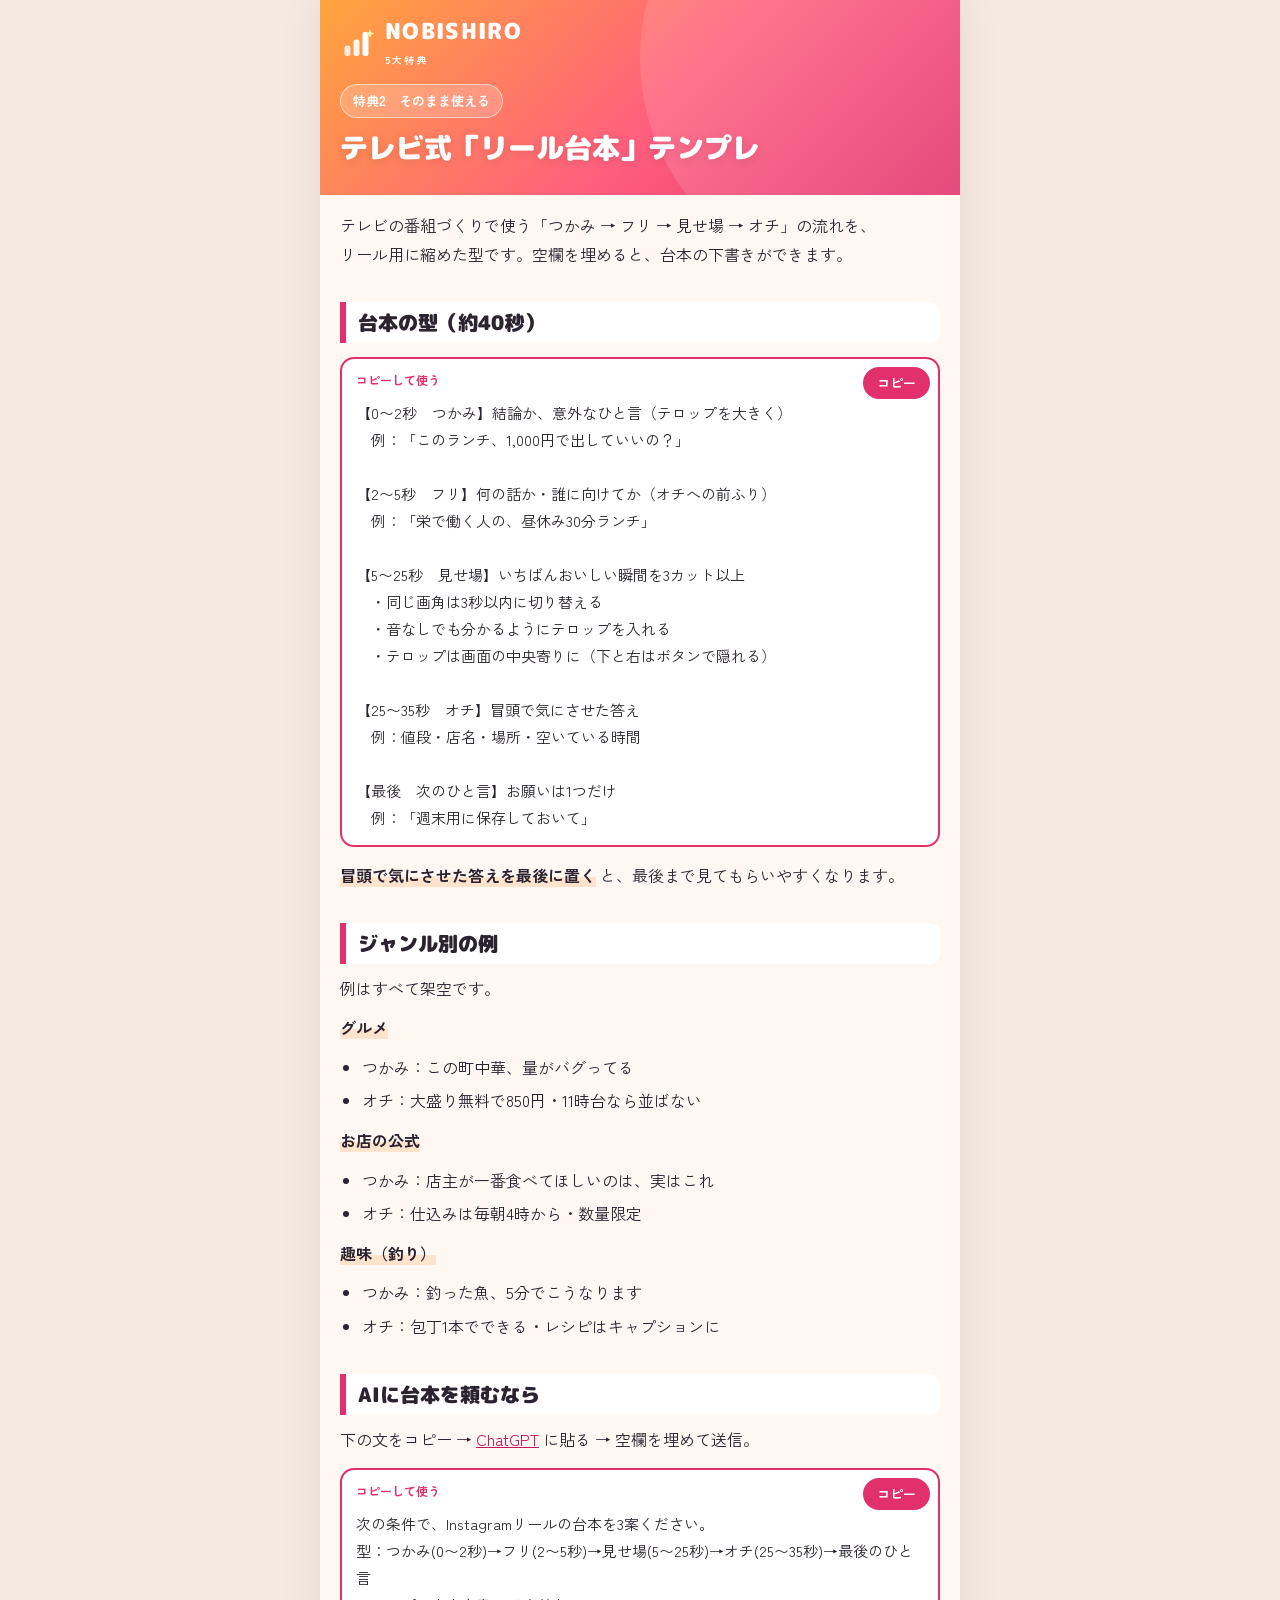
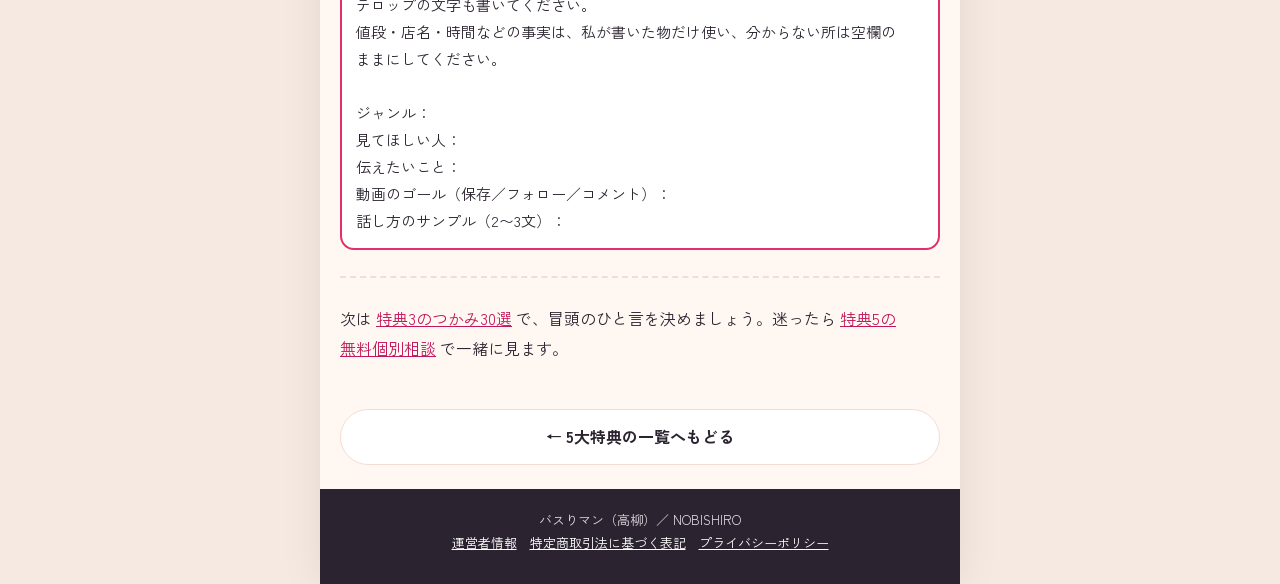
<file: present/2.html>
<!doctype html>
<html lang="ja">
<head>
<meta charset="utf-8">
<meta name="viewport" content="width=device-width,initial-scale=1">
<title>テレビ式「リール台本」テンプレ｜NOBISHIRO 5大特典</title>
<meta name="robots" content="noindex">
<link rel="preconnect" href="https://fonts.googleapis.com"><link rel="preconnect" href="https://fonts.gstatic.com" crossorigin>
<link rel="stylesheet" href="https://fonts.googleapis.com/css2?family=M+PLUS+Rounded+1c:wght@700;800;900&family=Zen+Kaku+Gothic+New:wght@400;500;700&family=Poppins:wght@700;800&display=swap">
<link rel="stylesheet" href="style.css">
</head>
<body>
<div class="page">
<header class="band">
  <div class="in">
    <a class="logo" href="index.html" aria-label="5大特典の一覧へ"><svg viewBox="0 0 48 48" aria-hidden="true"><rect x="6" y="26" width="8" height="14" rx="3" fill="#fff" opacity=".8"/><rect x="18" y="18" width="8" height="22" rx="3" fill="#fff" opacity=".9"/><rect x="30" y="8" width="8" height="32" rx="3" fill="#fff"/><path d="M40 4l1.6 4.4L46 10l-4.4 1.6L40 16l-1.6-4.4L34 10l4.4-1.6z" fill="#FFF1A8"/></svg><span><span class="wm">NOBISHIRO</span><span class="tg">5大特典</span></span></a><br>
    <span class="chip">特典2　そのまま使える</span>
    <h1>テレビ式「リール台本」テンプレ</h1>
  </div>
</header>
<main class="article">
<p>テレビの番組づくりで使う「つかみ → フリ → 見せ場 → オチ」の流れを、リール用に縮めた型です。空欄を埋めると、台本の下書きができます。</p>
<h2>台本の型（約40秒）</h2>
<div class="copybox"><button type="button" class="copy">コピー</button><pre>【0〜2秒　つかみ】結論か、意外なひと言（テロップを大きく）
　例：「このランチ、1,000円で出していいの？」

【2〜5秒　フリ】何の話か・誰に向けてか（オチへの前ふり）
　例：「栄で働く人の、昼休み30分ランチ」

【5〜25秒　見せ場】いちばんおいしい瞬間を3カット以上
　・同じ画角は3秒以内に切り替える
　・音なしでも分かるようにテロップを入れる
　・テロップは画面の中央寄りに（下と右はボタンで隠れる）

【25〜35秒　オチ】冒頭で気にさせた答え
　例：値段・店名・場所・空いている時間

【最後　次のひと言】お願いは1つだけ
　例：「週末用に保存しておいて」</pre></div>
<p><strong>冒頭で気にさせた答えを最後に置く</strong> と、最後まで見てもらいやすくなります。</p>
<h2>ジャンル別の例</h2>
<p>例はすべて架空です。</p>
<p><strong>グルメ</strong></p>
<ul>
<li>つかみ：この町中華、量がバグってる</li>
<li>オチ：大盛り無料で850円・11時台なら並ばない</li>
</ul>
<p><strong>お店の公式</strong></p>
<ul>
<li>つかみ：店主が一番食べてほしいのは、実はこれ</li>
<li>オチ：仕込みは毎朝4時から・数量限定</li>
</ul>
<p><strong>趣味（釣り）</strong></p>
<ul>
<li>つかみ：釣った魚、5分でこうなります</li>
<li>オチ：包丁1本でできる・レシピはキャプションに</li>
</ul>
<h2>AIに台本を頼むなら</h2>
<p>下の文をコピー → <a href="https://chatgpt.com/" target="_blank" rel="noopener">ChatGPT</a> に貼る → 空欄を埋めて送信。</p>
<div class="copybox"><button type="button" class="copy">コピー</button><pre>次の条件で、Instagramリールの台本を3案ください。
型：つかみ(0〜2秒)→フリ(2〜5秒)→見せ場(5〜25秒)→オチ(25〜35秒)→最後のひと言
テロップの文字も書いてください。
値段・店名・時間などの事実は、私が書いた物だけ使い、分からない所は空欄のままにしてください。

ジャンル：
見てほしい人：
伝えたいこと：
動画のゴール（保存／フォロー／コメント）：
話し方のサンプル（2〜3文）：</pre></div>
<hr>
<p>次は <a href="3.html">特典3のつかみ30選</a> で、冒頭のひと言を決めましょう。迷ったら <a href="5.html">特典5の無料個別相談</a> で一緒に見ます。</p>
</main>
<nav class="back"><a href="index.html">← 5大特典の一覧へもどる</a></nav>
<footer class="mini">バスりマン（高柳）／ NOBISHIRO<br><a href="../operator.html">運営者情報</a>　<a href="../tokushoho.html">特定商取引法に基づく表記</a>　<a href="../privacy.html">プライバシーポリシー</a></footer>
</div>
<script>
document.querySelectorAll('.copybox .copy').forEach(function(b){
  b.addEventListener('click',function(){
    var pre=b.parentNode.querySelector('pre'),t=pre.textContent;
    var ok=function(){b.textContent='コピーしました';setTimeout(function(){b.textContent='コピー'},1800)};
    var ng=function(){var r=document.createRange();r.selectNodeContents(pre);var s=getSelection();s.removeAllRanges();s.addRange(r);b.textContent='選択しました'};
    try{navigator.clipboard.writeText(t).then(ok,ng)}catch(e){ng()}
  });
});
</script>
</body>
</html>
</file>
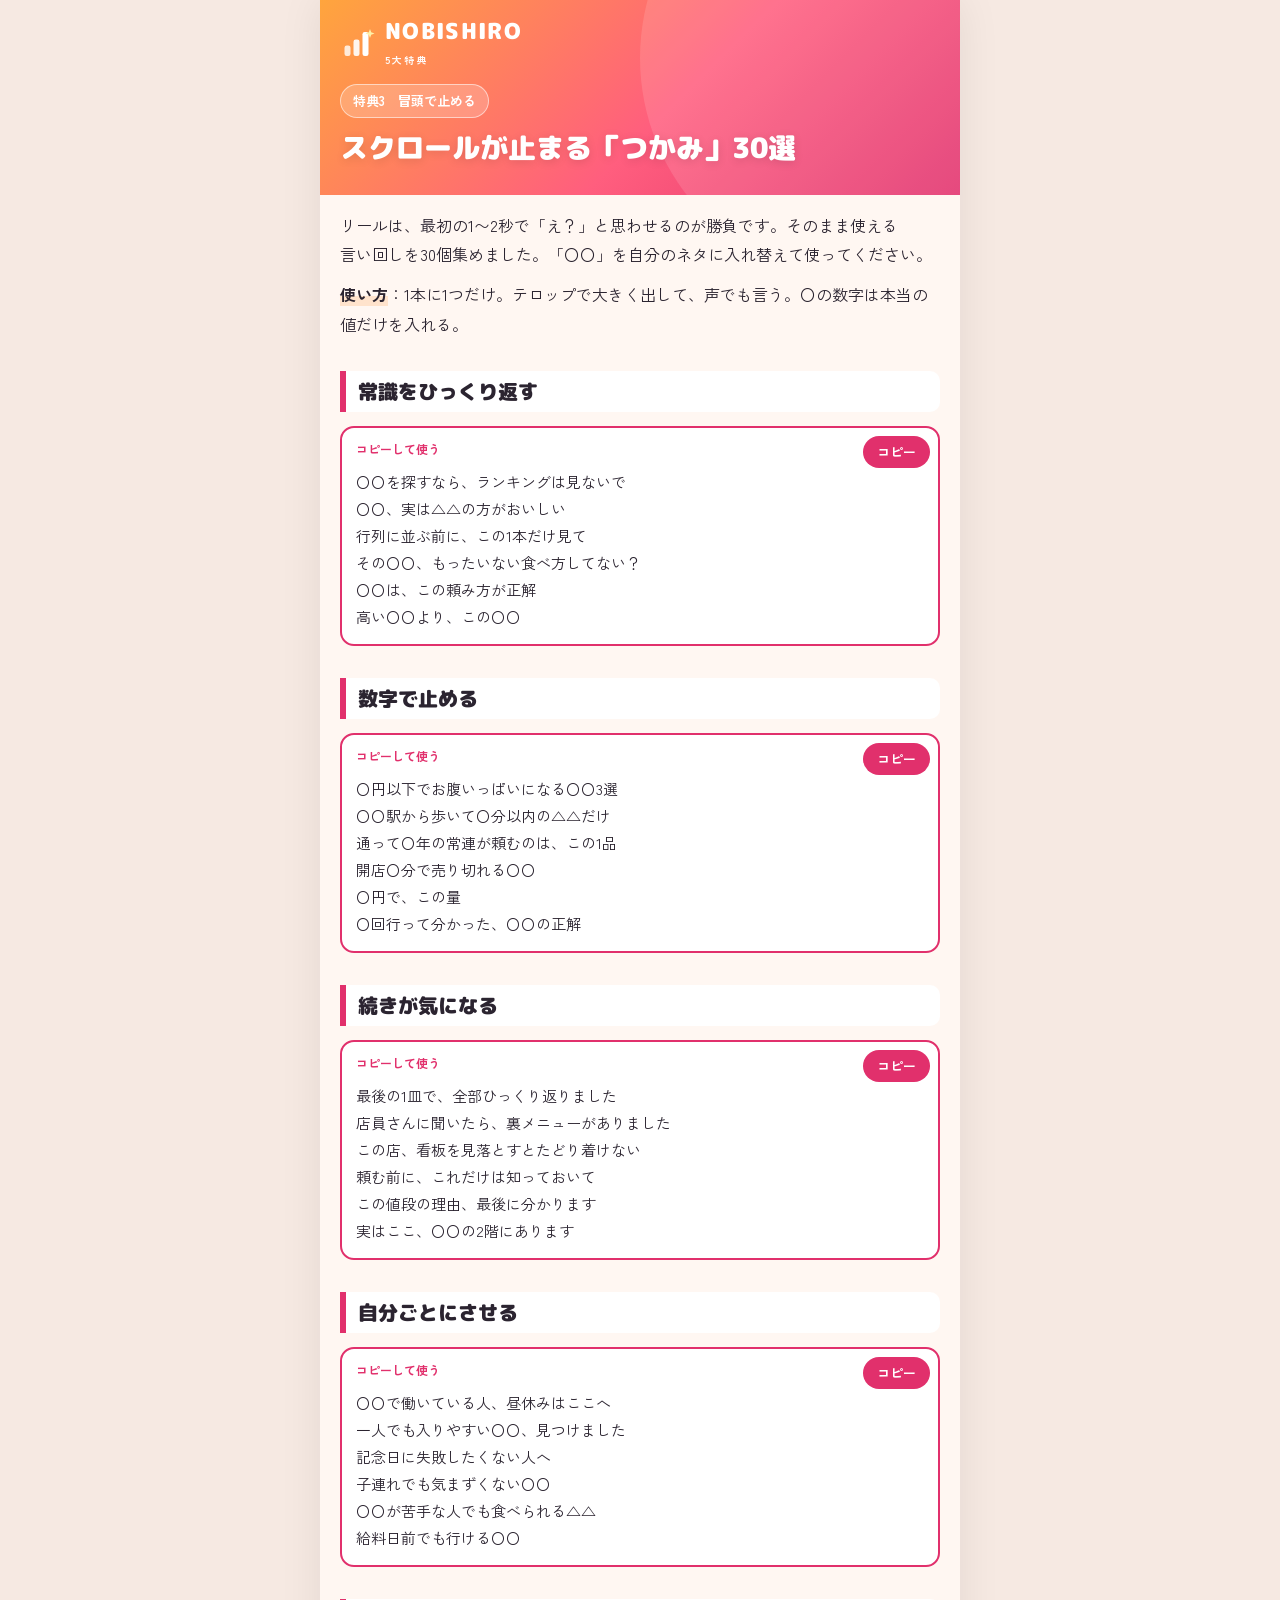
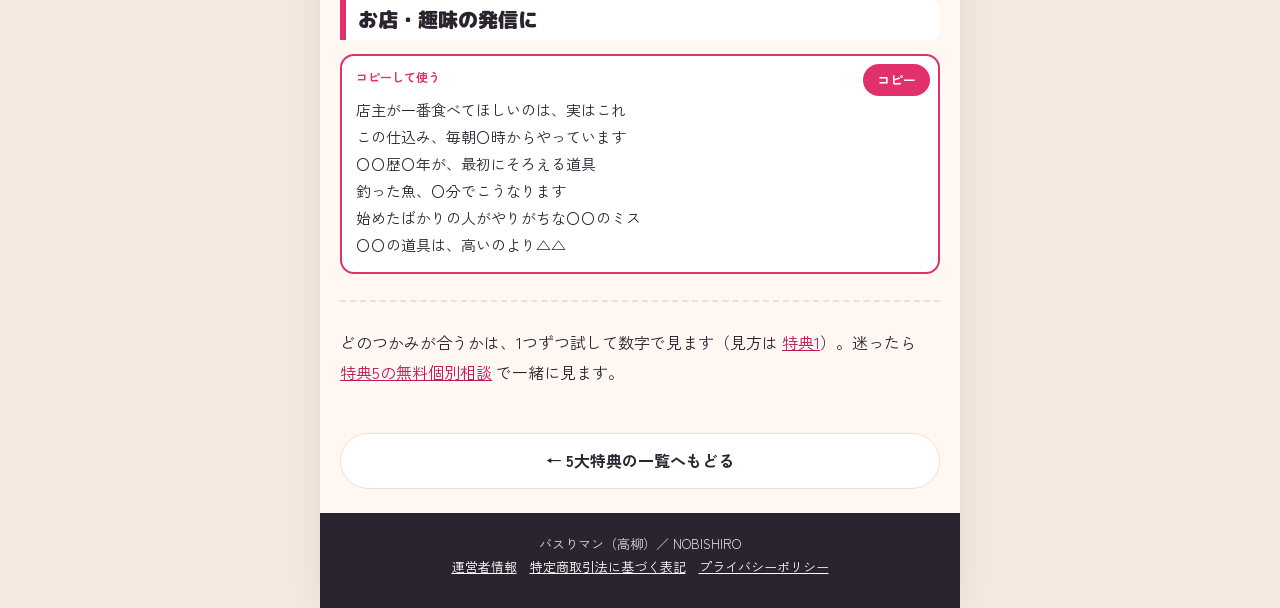
<file: present/3.html>
<!doctype html>
<html lang="ja">
<head>
<meta charset="utf-8">
<meta name="viewport" content="width=device-width,initial-scale=1">
<title>スクロールが止まる「つかみ」30選｜NOBISHIRO 5大特典</title>
<meta name="robots" content="noindex">
<link rel="preconnect" href="https://fonts.googleapis.com"><link rel="preconnect" href="https://fonts.gstatic.com" crossorigin>
<link rel="stylesheet" href="https://fonts.googleapis.com/css2?family=M+PLUS+Rounded+1c:wght@700;800;900&family=Zen+Kaku+Gothic+New:wght@400;500;700&family=Poppins:wght@700;800&display=swap">
<link rel="stylesheet" href="style.css">
</head>
<body>
<div class="page">
<header class="band">
  <div class="in">
    <a class="logo" href="index.html" aria-label="5大特典の一覧へ"><svg viewBox="0 0 48 48" aria-hidden="true"><rect x="6" y="26" width="8" height="14" rx="3" fill="#fff" opacity=".8"/><rect x="18" y="18" width="8" height="22" rx="3" fill="#fff" opacity=".9"/><rect x="30" y="8" width="8" height="32" rx="3" fill="#fff"/><path d="M40 4l1.6 4.4L46 10l-4.4 1.6L40 16l-1.6-4.4L34 10l4.4-1.6z" fill="#FFF1A8"/></svg><span><span class="wm">NOBISHIRO</span><span class="tg">5大特典</span></span></a><br>
    <span class="chip">特典3　冒頭で止める</span>
    <h1>スクロールが止まる「つかみ」30選</h1>
  </div>
</header>
<main class="article">
<p>リールは、最初の1〜2秒で「え？」と思わせるのが勝負です。そのまま使える言い回しを30個集めました。「〇〇」を自分のネタに入れ替えて使ってください。</p>
<p><strong>使い方</strong>：1本に1つだけ。テロップで大きく出して、声でも言う。〇の数字は本当の値だけを入れる。</p>
<h2>常識をひっくり返す</h2>
<div class="copybox"><button type="button" class="copy">コピー</button><pre>〇〇を探すなら、ランキングは見ないで
〇〇、実は△△の方がおいしい
行列に並ぶ前に、この1本だけ見て
その〇〇、もったいない食べ方してない？
〇〇は、この頼み方が正解
高い〇〇より、この〇〇</pre></div>
<h2>数字で止める</h2>
<div class="copybox"><button type="button" class="copy">コピー</button><pre>〇円以下でお腹いっぱいになる〇〇3選
〇〇駅から歩いて〇分以内の△△だけ
通って〇年の常連が頼むのは、この1品
開店〇分で売り切れる〇〇
〇円で、この量
〇回行って分かった、〇〇の正解</pre></div>
<h2>続きが気になる</h2>
<div class="copybox"><button type="button" class="copy">コピー</button><pre>最後の1皿で、全部ひっくり返りました
店員さんに聞いたら、裏メニューがありました
この店、看板を見落とすとたどり着けない
頼む前に、これだけは知っておいて
この値段の理由、最後に分かります
実はここ、〇〇の2階にあります</pre></div>
<h2>自分ごとにさせる</h2>
<div class="copybox"><button type="button" class="copy">コピー</button><pre>〇〇で働いている人、昼休みはここへ
一人でも入りやすい〇〇、見つけました
記念日に失敗したくない人へ
子連れでも気まずくない〇〇
〇〇が苦手な人でも食べられる△△
給料日前でも行ける〇〇</pre></div>
<h2>お店・趣味の発信に</h2>
<div class="copybox"><button type="button" class="copy">コピー</button><pre>店主が一番食べてほしいのは、実はこれ
この仕込み、毎朝〇時からやっています
〇〇歴〇年が、最初にそろえる道具
釣った魚、〇分でこうなります
始めたばかりの人がやりがちな〇〇のミス
〇〇の道具は、高いのより△△</pre></div>
<hr>
<p>どのつかみが合うかは、1つずつ試して数字で見ます（見方は <a href="1.html">特典1</a>）。迷ったら <a href="5.html">特典5の無料個別相談</a> で一緒に見ます。</p>
</main>
<nav class="back"><a href="index.html">← 5大特典の一覧へもどる</a></nav>
<footer class="mini">バスりマン（高柳）／ NOBISHIRO<br><a href="../operator.html">運営者情報</a>　<a href="../tokushoho.html">特定商取引法に基づく表記</a>　<a href="../privacy.html">プライバシーポリシー</a></footer>
</div>
<script>
document.querySelectorAll('.copybox .copy').forEach(function(b){
  b.addEventListener('click',function(){
    var pre=b.parentNode.querySelector('pre'),t=pre.textContent;
    var ok=function(){b.textContent='コピーしました';setTimeout(function(){b.textContent='コピー'},1800)};
    var ng=function(){var r=document.createRange();r.selectNodeContents(pre);var s=getSelection();s.removeAllRanges();s.addRange(r);b.textContent='選択しました'};
    try{navigator.clipboard.writeText(t).then(ok,ng)}catch(e){ng()}
  });
});
</script>
</body>
</html>
</file>
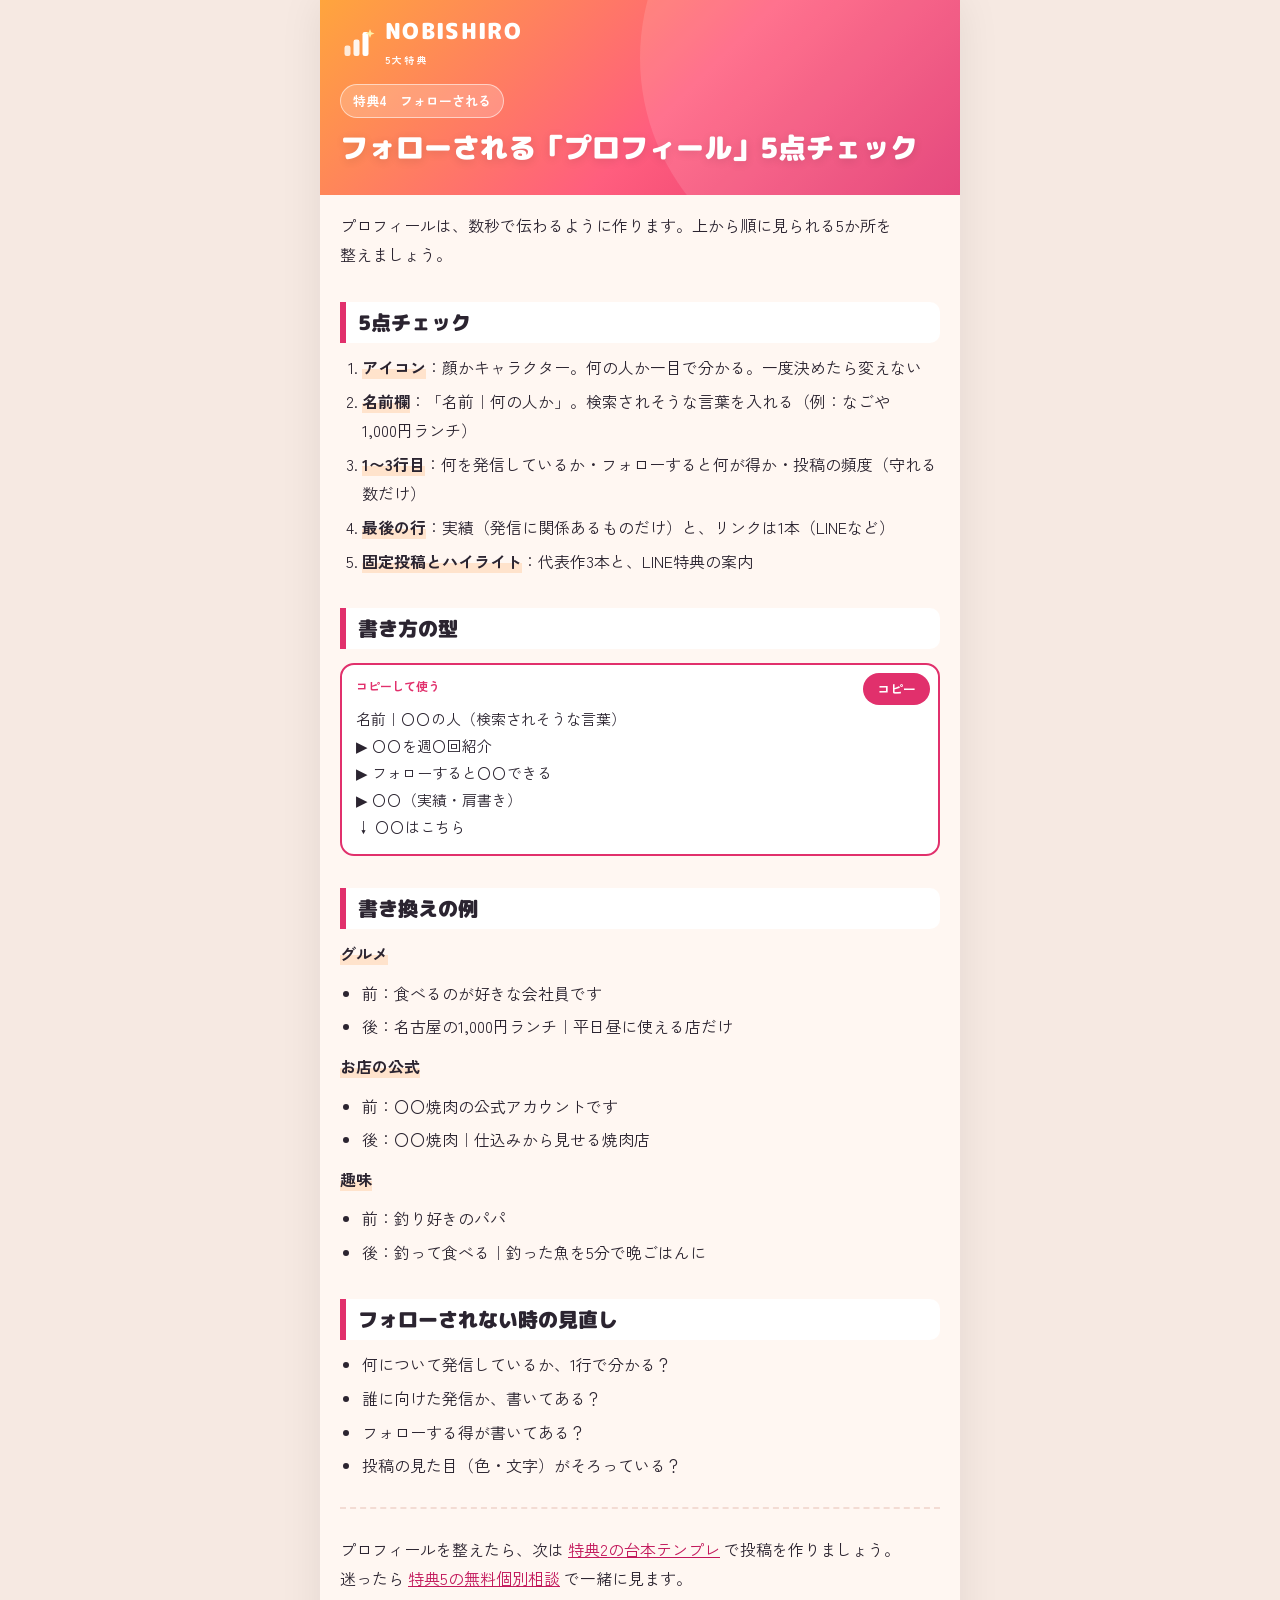
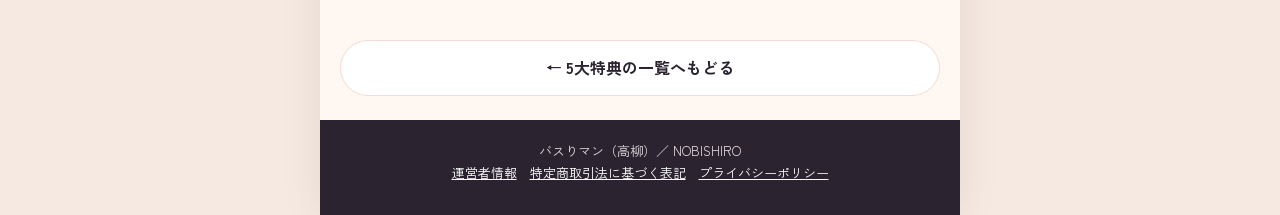
<file: present/4.html>
<!doctype html>
<html lang="ja">
<head>
<meta charset="utf-8">
<meta name="viewport" content="width=device-width,initial-scale=1">
<title>フォローされる「プロフィール」5点チェック｜NOBISHIRO 5大特典</title>
<meta name="robots" content="noindex">
<link rel="preconnect" href="https://fonts.googleapis.com"><link rel="preconnect" href="https://fonts.gstatic.com" crossorigin>
<link rel="stylesheet" href="https://fonts.googleapis.com/css2?family=M+PLUS+Rounded+1c:wght@700;800;900&family=Zen+Kaku+Gothic+New:wght@400;500;700&family=Poppins:wght@700;800&display=swap">
<link rel="stylesheet" href="style.css">
</head>
<body>
<div class="page">
<header class="band">
  <div class="in">
    <a class="logo" href="index.html" aria-label="5大特典の一覧へ"><svg viewBox="0 0 48 48" aria-hidden="true"><rect x="6" y="26" width="8" height="14" rx="3" fill="#fff" opacity=".8"/><rect x="18" y="18" width="8" height="22" rx="3" fill="#fff" opacity=".9"/><rect x="30" y="8" width="8" height="32" rx="3" fill="#fff"/><path d="M40 4l1.6 4.4L46 10l-4.4 1.6L40 16l-1.6-4.4L34 10l4.4-1.6z" fill="#FFF1A8"/></svg><span><span class="wm">NOBISHIRO</span><span class="tg">5大特典</span></span></a><br>
    <span class="chip">特典4　フォローされる</span>
    <h1>フォローされる「プロフィール」5点チェック</h1>
  </div>
</header>
<main class="article">
<p>プロフィールは、数秒で伝わるように作ります。上から順に見られる5か所を整えましょう。</p>
<h2>5点チェック</h2>
<ol>
<li><strong>アイコン</strong>：顔かキャラクター。何の人か一目で分かる。一度決めたら変えない</li>
<li><strong>名前欄</strong>：「名前｜何の人か」。検索されそうな言葉を入れる（例：なごや 1,000円ランチ）</li>
<li><strong>1〜3行目</strong>：何を発信しているか・フォローすると何が得か・投稿の頻度（守れる数だけ）</li>
<li><strong>最後の行</strong>：実績（発信に関係あるものだけ）と、リンクは1本（LINEなど）</li>
<li><strong>固定投稿とハイライト</strong>：代表作3本と、LINE特典の案内</li>
</ol>
<h2>書き方の型</h2>
<div class="copybox"><button type="button" class="copy">コピー</button><pre>名前｜〇〇の人（検索されそうな言葉）
▶ 〇〇を週〇回紹介
▶ フォローすると〇〇できる
▶ 〇〇（実績・肩書き）
↓ 〇〇はこちら</pre></div>
<h2>書き換えの例</h2>
<p><strong>グルメ</strong></p>
<ul>
<li>前：食べるのが好きな会社員です</li>
<li>後：名古屋の1,000円ランチ｜平日昼に使える店だけ</li>
</ul>
<p><strong>お店の公式</strong></p>
<ul>
<li>前：〇〇焼肉の公式アカウントです</li>
<li>後：〇〇焼肉｜仕込みから見せる焼肉店</li>
</ul>
<p><strong>趣味</strong></p>
<ul>
<li>前：釣り好きのパパ</li>
<li>後：釣って食べる｜釣った魚を5分で晩ごはんに</li>
</ul>
<h2>フォローされない時の見直し</h2>
<ul>
<li>何について発信しているか、1行で分かる？</li>
<li>誰に向けた発信か、書いてある？</li>
<li>フォローする得が書いてある？</li>
<li>投稿の見た目（色・文字）がそろっている？</li>
</ul>
<hr>
<p>プロフィールを整えたら、次は <a href="2.html">特典2の台本テンプレ</a> で投稿を作りましょう。迷ったら <a href="5.html">特典5の無料個別相談</a> で一緒に見ます。</p>
</main>
<nav class="back"><a href="index.html">← 5大特典の一覧へもどる</a></nav>
<footer class="mini">バスりマン（高柳）／ NOBISHIRO<br><a href="../operator.html">運営者情報</a>　<a href="../tokushoho.html">特定商取引法に基づく表記</a>　<a href="../privacy.html">プライバシーポリシー</a></footer>
</div>
<script>
document.querySelectorAll('.copybox .copy').forEach(function(b){
  b.addEventListener('click',function(){
    var pre=b.parentNode.querySelector('pre'),t=pre.textContent;
    var ok=function(){b.textContent='コピーしました';setTimeout(function(){b.textContent='コピー'},1800)};
    var ng=function(){var r=document.createRange();r.selectNodeContents(pre);var s=getSelection();s.removeAllRanges();s.addRange(r);b.textContent='選択しました'};
    try{navigator.clipboard.writeText(t).then(ok,ng)}catch(e){ng()}
  });
});
</script>
</body>
</html>
</file>
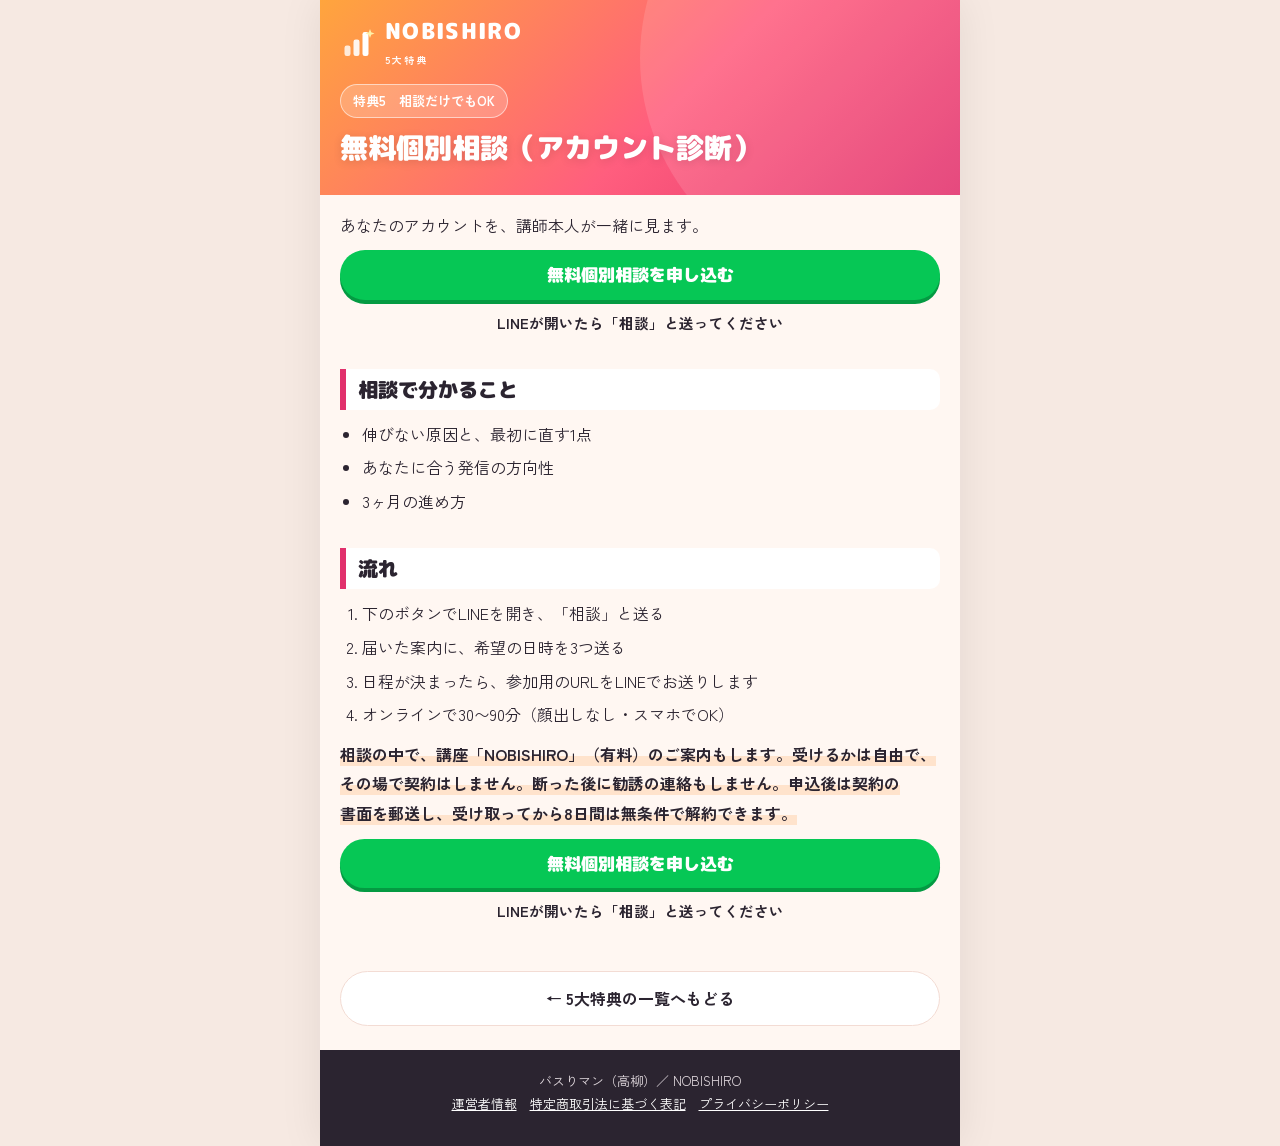
<file: present/5.html>
<!doctype html>
<html lang="ja">
<head>
<meta charset="utf-8">
<meta name="viewport" content="width=device-width,initial-scale=1">
<title>無料個別相談（アカウント診断）｜NOBISHIRO 5大特典</title>
<meta name="robots" content="noindex">
<link rel="preconnect" href="https://fonts.googleapis.com"><link rel="preconnect" href="https://fonts.gstatic.com" crossorigin>
<link rel="stylesheet" href="https://fonts.googleapis.com/css2?family=M+PLUS+Rounded+1c:wght@700;800;900&family=Zen+Kaku+Gothic+New:wght@400;500;700&family=Poppins:wght@700;800&display=swap">
<link rel="stylesheet" href="style.css">
</head>
<body>
<div class="page">
<header class="band">
  <div class="in">
    <a class="logo" href="index.html" aria-label="5大特典の一覧へ"><svg viewBox="0 0 48 48" aria-hidden="true"><rect x="6" y="26" width="8" height="14" rx="3" fill="#fff" opacity=".8"/><rect x="18" y="18" width="8" height="22" rx="3" fill="#fff" opacity=".9"/><rect x="30" y="8" width="8" height="32" rx="3" fill="#fff"/><path d="M40 4l1.6 4.4L46 10l-4.4 1.6L40 16l-1.6-4.4L34 10l4.4-1.6z" fill="#FFF1A8"/></svg><span><span class="wm">NOBISHIRO</span><span class="tg">5大特典</span></span></a><br>
    <span class="chip">特典5　相談だけでもOK</span>
    <h1>無料個別相談（アカウント診断）</h1>
  </div>
</header>
<main class="article">
<p>あなたのアカウントを、講師本人が一緒に見ます。</p>
<a class="get line" href="https://lin.ee/Yn91bSU" target="_blank" rel="noopener">無料個別相談を申し込む</a><p class="hint">LINEが開いたら「相談」と送ってください</p>
<h2>相談で分かること</h2>
<ul>
<li>伸びない原因と、最初に直す1点</li>
<li>あなたに合う発信の方向性</li>
<li>3ヶ月の進め方</li>
</ul>
<h2>流れ</h2>
<ol>
<li>下のボタンでLINEを開き、「相談」と送る</li>
<li>届いた案内に、希望の日時を3つ送る</li>
<li>日程が決まったら、参加用のURLをLINEでお送りします</li>
<li>オンラインで30〜90分（顔出しなし・スマホでOK）</li>
</ol>
<p><strong>相談の中で、講座「NOBISHIRO」（有料）のご案内もします。受けるかは自由で、その場で契約はしません。断った後に勧誘の連絡もしません。申込後は契約の書面を郵送し、受け取ってから8日間は無条件で解約できます。</strong></p>
<a class="get line" href="https://lin.ee/Yn91bSU" target="_blank" rel="noopener">無料個別相談を申し込む</a><p class="hint">LINEが開いたら「相談」と送ってください</p>
</main>
<nav class="back"><a href="index.html">← 5大特典の一覧へもどる</a></nav>
<footer class="mini">バスりマン（高柳）／ NOBISHIRO<br><a href="../operator.html">運営者情報</a>　<a href="../tokushoho.html">特定商取引法に基づく表記</a>　<a href="../privacy.html">プライバシーポリシー</a></footer>
</div>
<script>
document.querySelectorAll('.copybox .copy').forEach(function(b){
  b.addEventListener('click',function(){
    var pre=b.parentNode.querySelector('pre'),t=pre.textContent;
    var ok=function(){b.textContent='コピーしました';setTimeout(function(){b.textContent='コピー'},1800)};
    var ng=function(){var r=document.createRange();r.selectNodeContents(pre);var s=getSelection();s.removeAllRanges();s.addRange(r);b.textContent='選択しました'};
    try{navigator.clipboard.writeText(t).then(ok,ng)}catch(e){ng()}
  });
});
</script>
</body>
</html>
</file>
<file: present/style.css>
/* NOBISHIRO 公式LINE 5大特典（受け取りページ・特典ページ共通）— LP（buzzmansns.github.io/buzzmansns/）と同じ見た目 */
:root{
  --pk:#E1306C; --pk2:#FF5E7E; --or2:#FFA53D;
  --grad:linear-gradient(135deg,#FFA53D 0%,#FF5E7E 55%,#E1306C 100%);
  --bg:#FFF7F2; --card:#FFFFFF; --peach:#FFE9DD; --ink:#2B2430; --muted:#6E626A; --rule:#F3DCD4;
  --gold:#FFD166; --line:#06C755; --line-dk:#049A42; --link:#C2185B;
}
*{box-sizing:border-box}
html{-webkit-text-size-adjust:100%}
body{margin:0;background:var(--bg);color:var(--ink);font-family:'Zen Kaku Gothic New',"Hiragino Sans","Yu Gothic",system-ui,sans-serif;font-size:16px;line-height:1.85;font-feature-settings:"palt";word-break:auto-phrase;overflow-wrap:anywhere}
a{color:var(--link)}
img{max-width:100%;height:auto;display:block}
.rd{font-family:'M PLUS Rounded 1c','Zen Kaku Gothic New',sans-serif;font-weight:900}
.num{font-family:'Poppins','Zen Kaku Gothic New',sans-serif;font-weight:800}
.nb{display:inline-block}
.page{max-width:640px;margin:0 auto;background:var(--bg)}
@media (min-width:700px){body{background:#F6E9E2}.page{box-shadow:0 0 40px rgba(0,0,0,.08)}}

/* ロゴ（LPと同じ） */
.logo{display:inline-flex;align-items:center;gap:9px;text-decoration:none;color:#fff}
.logo svg{width:36px;height:36px;flex:none}
.logo .wm{font-family:'M PLUS Rounded 1c',sans-serif;font-weight:900;font-size:22px;letter-spacing:.06em;line-height:1}
.logo .tg{display:block;font-weight:700;font-size:10px;letter-spacing:.2em;margin-top:3px;opacity:.95}

/* 頭の帯 */
.band{background:var(--grad);color:#fff;position:relative;overflow:hidden}
.band::before{content:"";position:absolute;inset:auto -20% -45% auto;width:70%;aspect-ratio:1;border-radius:50%;background:rgba(255,255,255,.12)}
.band .in{position:relative;padding:18px 20px 26px}
.chip{display:inline-block;background:rgba(255,255,255,.2);border:1px solid rgba(255,255,255,.55);color:#fff;font-weight:700;font-size:13px;padding:4px 12px;border-radius:999px;margin-top:14px}
.band h1{font-family:'M PLUS Rounded 1c',sans-serif;font-weight:900;font-size:clamp(21px,6vw,28px);line-height:1.45;margin:10px 0 0;text-shadow:0 2px 10px rgba(0,0,0,.12)}

/* 特典ページの本文 */
.article{padding:6px 20px 36px}
.article h2{font-family:'M PLUS Rounded 1c',sans-serif;font-weight:900;font-size:20px;line-height:1.45;margin:32px 0 10px;padding:6px 12px;border-left:6px solid var(--pk);background:var(--card);border-radius:0 10px 10px 0}
.article h3{font-family:'M PLUS Rounded 1c',sans-serif;font-weight:900;font-size:17px;margin:22px 0 6px}
.article p{margin:10px 0}
.article ul,.article ol{padding-left:1.4em;margin:8px 0}
.article li{margin:4px 0}
.article strong{background:linear-gradient(transparent 60%,#FFE3CC 60%)}
.article hr{border:0;border-top:2px dashed var(--rule);margin:26px 0}
blockquote{margin:14px 0;padding:12px 14px;background:var(--peach);border-radius:12px}
blockquote p{margin:4px 0}
blockquote ul{margin:4px 0;padding-left:1.3em}
.tbl{overflow-x:auto;margin:12px 0;border:1px solid var(--rule);border-radius:12px;background:var(--card)}
table{border-collapse:collapse;width:100%;font-size:14.5px;line-height:1.6}
table.wide{min-width:520px}
th,td{padding:8px 10px;border-bottom:1px solid var(--rule);text-align:left;vertical-align:top}
th{background:var(--peach);font-weight:700}
tr:last-child td{border-bottom:0}
.copybox{position:relative;margin:14px 0;background:var(--card);border:2px solid var(--pk);border-radius:14px}
.copybox pre{margin:0;padding:40px 14px 14px;white-space:pre-wrap;font-family:inherit;font-size:15px;line-height:1.8}
.copybox .copy{position:absolute;top:8px;right:8px;appearance:none;border:0;border-radius:999px;background:var(--pk);color:#fff;font:inherit;font-size:13px;font-weight:700;padding:4px 14px;cursor:pointer}
.copybox::before{content:"コピーして使う";position:absolute;top:10px;left:14px;font-size:12px;font-weight:700;color:var(--pk)}

/* ボタン（LPのCTAと同じ黒地＋グラデの丸） */
.get{display:flex;align-items:center;justify-content:center;gap:10px;text-decoration:none;font-family:'M PLUS Rounded 1c',sans-serif;font-weight:900;font-size:16.5px;line-height:1.3;padding:14px 16px;border-radius:999px;background:var(--ink);color:#fff;box-shadow:0 8px 20px rgba(43,36,48,.28);text-align:center}
.get:active{transform:scale(.98)}
.get.line{background:var(--line);box-shadow:0 4px 0 var(--line-dk)}
.get.ghost{background:var(--card);color:var(--ink);border:2px solid var(--ink);box-shadow:none}
.hint{text-align:center;font-size:14.5px;font-weight:700;margin:8px 0 0}

/* 下のナビとフッター */
.back{padding:0 20px 24px}
.back a{display:block;text-align:center;background:var(--card);border:1px solid var(--rule);border-radius:999px;padding:12px;font-weight:700;text-decoration:none;color:var(--ink)}
footer.mini{background:#2B2430;color:#E4DCE1;font-size:13px;line-height:1.75;text-align:center;padding:20px 16px 30px}
footer.mini a{color:#fff}
:focus-visible{outline:3px solid var(--gold);outline-offset:2px}
</file>
<file: legal.css>
:root{
  --or:#FF7A1A; --pk:#E1306C; --or2:#FFA53D;
  --grad:linear-gradient(135deg,#FFA53D 0%,#FF5E7E 55%,#E1306C 100%);
  --bg:#FFF7F2; --card:#FFFFFF; --ink:#2B2430; --muted:#7A6E75; --rule:#F3DCD4;
  --tbd-bg:#FFF3B0; --tbd-line:#C89B00; --tbd-ink:#6B5200;
}
*{box-sizing:border-box}
html{-webkit-text-size-adjust:100%}
body{margin:0;background:var(--bg);color:var(--ink);font-family:'Zen Kaku Gothic New',"Hiragino Sans","Yu Gothic",system-ui,sans-serif;font-size:15.5px;line-height:1.85;font-feature-settings:"palt"}
h1,h2,h3,p,ul,ol,dl,dd,dt{margin:0}
a{color:var(--pk)}
.wrap{max-width:640px;margin:0 auto;padding:0 20px}

header.top{background:var(--grad);color:#fff;padding:20px 0 24px}
header.top .logo{display:inline-flex;align-items:center;gap:9px;text-decoration:none;color:#fff}
header.top .logo svg{width:34px;height:34px;flex:none}
header.top .wm{font-family:'M PLUS Rounded 1c','Zen Kaku Gothic New',sans-serif;font-weight:900;font-size:22px;letter-spacing:.05em;line-height:1}
header.top .tg{display:block;font-size:10px;letter-spacing:.2em;font-weight:700;margin-top:3px;opacity:.92}
header.top h1{font-family:'M PLUS Rounded 1c','Zen Kaku Gothic New',sans-serif;font-weight:900;font-size:clamp(21px,5.8vw,25px);line-height:1.4;margin-top:16px}

main{padding:26px 0 40px}
.lead{font-size:14.5px;color:var(--muted);line-height:1.8}
.card{background:var(--card);border-radius:16px;padding:6px 18px;margin-top:18px;box-shadow:0 6px 20px rgba(225,48,108,.07)}
h2{font-family:'M PLUS Rounded 1c','Zen Kaku Gothic New',sans-serif;font-weight:900;font-size:18px;line-height:1.45;margin:26px 0 10px;padding-left:12px;border-left:5px solid var(--pk)}

dl.rows{margin:0}
dl.rows>div{padding:15px 0;border-bottom:1px solid var(--rule)}
dl.rows>div:last-child{border-bottom:0}
dl.rows dt{font-family:'M PLUS Rounded 1c','Zen Kaku Gothic New',sans-serif;font-weight:900;font-size:14px;color:var(--pk)}
dl.rows dd{margin:5px 0 0;font-size:15px;line-height:1.8}
dd .note{display:block;font-size:12.5px;color:var(--muted);line-height:1.7;margin-top:5px}

.tbd{display:inline-block;background:#F3EEF1;color:#7A6E75;font-weight:700;padding:1px 9px;border-radius:999px;font-size:.92em}

.body p+p{margin-top:12px}
.body ul,.body ol{padding-left:22px;margin-top:8px}
.body li{margin:5px 0}
.body p,.body li{font-size:15px;line-height:1.85}

.pending{background:#fff;border:1px solid #F3DCD4;border-radius:14px;padding:12px 16px;margin-top:20px;font-size:14px;line-height:1.75;color:#5a4f56}
.pending b{font-family:'M PLUS Rounded 1c','Zen Kaku Gothic New',sans-serif;font-weight:900;display:block;margin-bottom:4px}

footer{background:#2B2430;color:#CFC6CC;padding:26px 0 40px;font-size:12.5px;line-height:1.8;margin-top:36px}
footer a{color:#fff;text-decoration:underline}
footer .links{display:flex;flex-wrap:wrap;gap:8px 16px;margin-top:8px}
footer .back{display:inline-block;margin-bottom:12px;font-weight:700}
.rev{font-size:12.5px;color:var(--muted);margin-top:20px;text-align:right}
:focus-visible{outline:3px solid var(--or2);outline-offset:2px}
@media (min-width:700px){body{background:#F6E9E2}.page{background:var(--bg);max-width:720px;margin:0 auto;box-shadow:0 0 40px rgba(0,0,0,.08)}}
</file>
